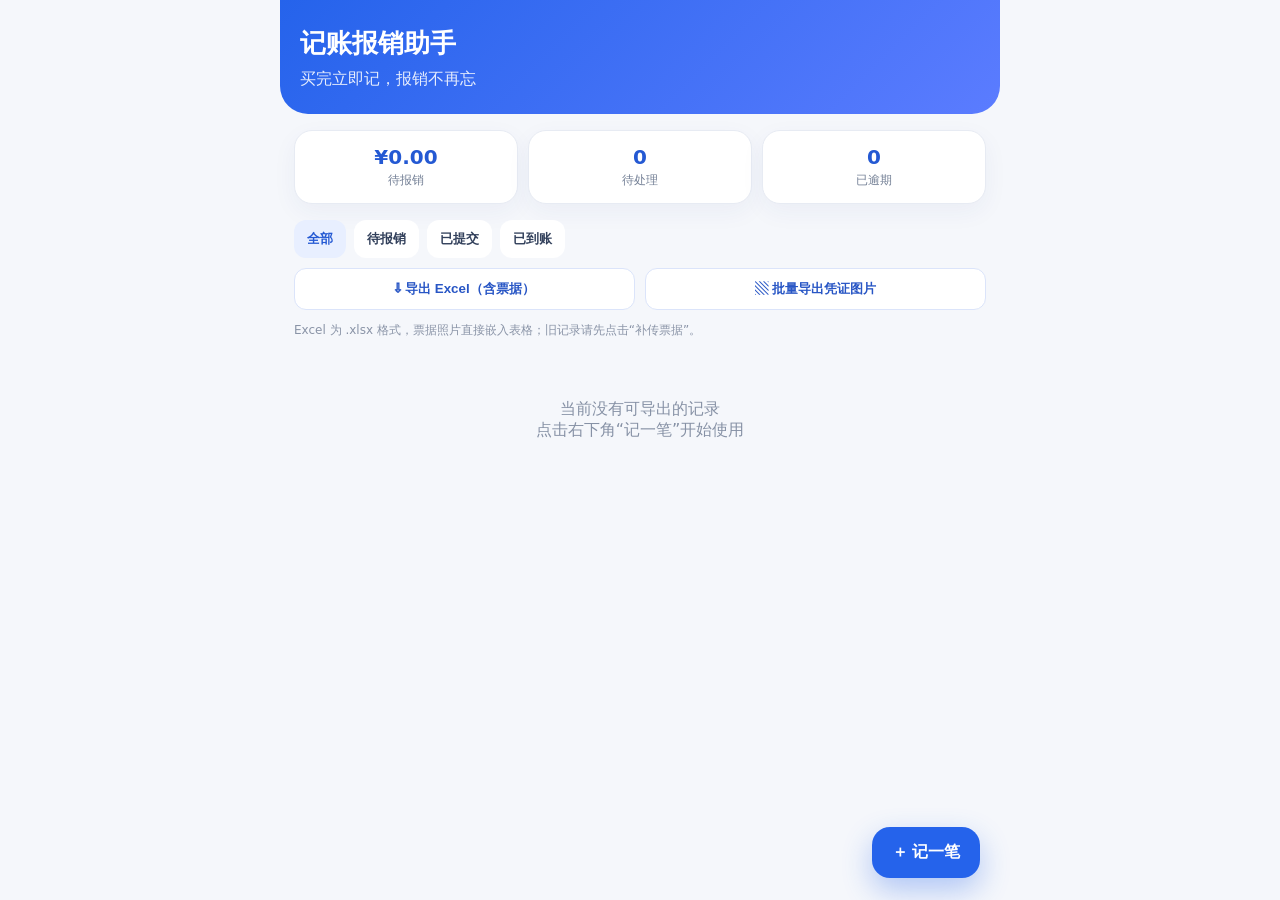
<file: index.html>
<!doctype html>
<html lang="zh-CN">
<head>
  <meta charset="utf-8">
  <meta name="viewport" content="width=device-width,initial-scale=1,viewport-fit=cover">
  <meta name="theme-color" content="#2563eb">
  <title>记账报销助手</title>
  <style>
    *{box-sizing:border-box}body{margin:0;background:#f5f7fb;color:#172033;font-family:"Microsoft YaHei",system-ui,sans-serif}.app{max-width:720px;margin:auto;min-height:100vh;padding-bottom:90px}.hero{padding:26px 20px 24px;background:linear-gradient(135deg,#2563eb,#5b7cff);color:#fff;border-radius:0 0 28px 28px}.hero h1{margin:0 0 8px;font-size:26px}.hero p{margin:0;opacity:.88}.stats{display:grid;grid-template-columns:repeat(3,1fr);gap:10px;margin:16px 14px}.stat,.card{background:#fff;border:1px solid #e7ebf3;border-radius:18px;box-shadow:0 8px 24px #23408b0d}.stat{padding:14px 8px;text-align:center}.stat strong{display:block;font-size:20px;color:#2459d3}.stat span{font-size:12px;color:#748096}.toolbar{display:flex;gap:8px;padding:0 14px 10px;overflow-x:auto}.toolbar button{border:0;border-radius:12px;padding:10px 13px;background:#fff;color:#33415c;font-weight:600;white-space:nowrap}.toolbar .active{background:#e8efff;color:#2459d3}.exportbar{display:grid;grid-template-columns:1fr 1fr;gap:10px;padding:0 14px 12px}.exportbar button{border:1px solid #dbe4fa;border-radius:12px;padding:11px;background:#fff;color:#2856c5;font-weight:700}.exportbar button:disabled{opacity:.55}.list{padding:0 14px;display:grid;gap:12px}.empty{text-align:center;padding:48px 20px;color:#8691a5}.item{padding:16px}.row{display:flex;justify-content:space-between;gap:12px}.item h3{margin:0 0 5px;font-size:17px}.amount{font-size:19px;font-weight:800;color:#172033}.meta{font-size:13px;color:#7b879b;line-height:1.8}.badge{display:inline-block;padding:4px 9px;border-radius:999px;font-size:12px;background:#eef3ff;color:#3563d7}.badge.overdue{background:#ffeded;color:#d83b3b}.receipt-ok{color:#21824c}.receipt-missing{color:#d17a16}.actions{display:grid;grid-template-columns:1fr 1fr;gap:8px;margin-top:13px}.actions button{border:0;border-radius:10px;padding:9px;background:#edf2ff;color:#2856c5}.actions .danger{background:#fff0f0;color:#c33}.actions button:disabled{color:#8a94a7}.fab{position:fixed;right:max(20px,calc((100vw - 720px)/2 + 20px));bottom:22px;border:0;border-radius:18px;padding:15px 20px;background:#2563eb;color:#fff;font-size:16px;font-weight:700;box-shadow:0 12px 30px #2563eb55}.modal{position:fixed;inset:0;background:#11182780;display:none;align-items:flex-end;z-index:10}.modal.show{display:flex}.sheet{width:min(100%,720px);max-height:92vh;overflow:auto;margin:auto;background:#fff;border-radius:24px 24px 0 0;padding:22px 18px 30px}.sheet h2{margin:0 0 18px}.grid{display:grid;grid-template-columns:1fr 1fr;gap:12px}.field{display:grid;gap:6px}.field.full{grid-column:1/-1}.field label{font-size:13px;color:#5d697d}.field input,.field select,.field textarea{width:100%;border:1px solid #dce2ec;border-radius:12px;padding:12px;font:inherit}.field textarea{min-height:72px;resize:vertical}.submit{width:100%;margin-top:18px;border:0;border-radius:13px;padding:14px;background:#2563eb;color:#fff;font-size:16px;font-weight:700}.cancel{width:100%;margin-top:8px;border:0;background:#fff;padding:12px;color:#667085}.hint{padding:0 14px 12px;color:#8a94a7;font-size:12px}@media(max-width:440px){.grid{grid-template-columns:1fr}.field.full{grid-column:auto}.hero{padding-top:22px}.stat strong{font-size:17px}}
  </style>
</head>
<body>
<main class="app">
  <section class="hero"><h1>记账报销助手</h1><p>买完立即记，报销不再忘</p></section>
  <section class="stats">
    <div class="stat"><strong id="pendingMoney">¥0.00</strong><span>待报销</span></div>
    <div class="stat"><strong id="pendingCount">0</strong><span>待处理</span></div>
    <div class="stat"><strong id="overdueCount">0</strong><span>已逾期</span></div>
  </section>
  <nav class="toolbar">
    <button class="filter active" data-filter="all">全部</button><button class="filter" data-filter="待报销">待报销</button><button class="filter" data-filter="已提交">已提交</button><button class="filter" data-filter="已到账">已到账</button>
  </nav>
  <section class="exportbar"><button id="exportTable">⇩ 导出 Excel（含票据）</button><button id="exportAllVouchers">▧ 批量导出凭证图片</button></section>
  <div class="hint">Excel 为 .xlsx 格式，票据照片直接嵌入表格；旧记录请先点击“补传票据”。</div>
  <section class="list" id="list"></section>
  <button class="fab" id="addBtn">＋ 记一笔</button>
</main>
<div class="modal" id="modal"><form class="sheet" id="form">
  <h2>新增报销记录</h2><div class="grid">
    <div class="field full"><label>购买内容 *</label><input name="title" required placeholder="例如：打印纸"></div>
    <div class="field"><label>金额（元）*</label><input name="amount" required type="number" min="0" step="0.01" placeholder="0.00"></div>
    <div class="field"><label>购买日期 *</label><input name="date" required type="date"></div>
    <div class="field"><label>报销截止日期</label><input name="deadline" type="date"></div>
    <div class="field"><label>分类</label><select name="category"><option>办公用品</option><option>差旅</option><option>餐饮</option><option>交通</option><option>其他</option></select></div>
    <div class="field"><label>项目或部门</label><input name="project" placeholder="选填"></div>
    <div class="field"><label>票据照片（拍照或从相册选择）</label><input name="receipt" type="file" accept="image/*"></div>
    <div class="field full"><label>备注</label><textarea name="note" placeholder="发票情况、报销说明等"></textarea></div>
  </div><button class="submit">保存记录</button><button class="cancel" type="button" id="cancelBtn">取消</button>
</form></div>
<script>
const KEY='baoxiao-helper-v1',DB_NAME='baoxiao-helper-files';let records=JSON.parse(localStorage.getItem(KEY)||'[]'),filter='all';
const $=s=>document.querySelector(s),money=n=>'¥'+Number(n).toFixed(2),save=()=>{localStorage.setItem(KEY,JSON.stringify(records));render()};
const currentRecords=()=>records.filter(r=>filter==='all'||r.status===filter);
function overdue(r){return r.status!=='已到账'&&r.deadline&&r.deadline<new Date().toISOString().slice(0,10)}
function render(){const shown=currentRecords();$('#list').innerHTML=shown.length?shown.map(r=>`<article class="card item"><div class="row"><div><h3>${esc(r.title)}</h3><span class="badge ${overdue(r)?'overdue':''}">${overdue(r)?'已逾期':r.status}</span></div><div class="amount">${money(r.amount)}</div></div><div class="meta">${esc(r.category)} · ${esc(r.date)}${r.deadline?' · 截止 '+esc(r.deadline):''}${r.project?' · '+esc(r.project):''}<br><span class="${r.receiptStored?'receipt-ok':'receipt-missing'}">${r.receiptStored?'✓ 票据照片已保存':r.receipt?'⚠ 仅有文件名，请补传照片':'⚠ 尚未上传票据照片'}</span>${r.note?'<br>'+esc(r.note):''}</div><div class="actions">${r.status==='待报销'?`<button onclick="advance('${r.id}')">标记已提交</button>`:r.status==='已提交'?`<button onclick="advance('${r.id}')">确认已到账</button>`:'<button disabled>已完成</button>'}<button onclick="updateReceipt('${r.id}')">${r.receiptStored?'更换票据':'补传票据'}</button><button onclick="exportVoucher('${r.id}')">导出凭证</button><button class="danger" onclick="removeItem('${r.id}')">删除</button></div></article>`).join(''):'<div class="empty">当前没有可导出的记录<br>点击右下角“记一笔”开始使用</div>';const pending=records.filter(r=>r.status!=='已到账');$('#pendingMoney').textContent=money(pending.reduce((s,r)=>s+Number(r.amount),0));$('#pendingCount').textContent=pending.length;$('#overdueCount').textContent=pending.filter(overdue).length}
function esc(v=''){return String(v).replace(/[&<>"']/g,c=>({'&':'&amp;','<':'&lt;','>':'&gt;','"':'&quot;',"'":'&#39;'}[c]))}
function xml(v=''){return String(v).replace(/[&<>"']/g,c=>({'&':'&amp;','<':'&lt;','>':'&gt;','"':'&quot;',"'":'&apos;'}[c]))}
function safeName(v=''){return String(v).replace(/[\\/:*?"<>|\s]+/g,'_').slice(0,30)||'报销'}
function download(blob,name){const a=document.createElement('a');a.href=URL.createObjectURL(blob);a.download=name;document.body.appendChild(a);a.click();a.remove();setTimeout(()=>URL.revokeObjectURL(a.href),1000)}
function openDb(){return new Promise((ok,no)=>{const q=indexedDB.open(DB_NAME,1);q.onupgradeneeded=()=>q.result.createObjectStore('receipts');q.onsuccess=()=>ok(q.result);q.onerror=()=>no(q.error)})}
async function receiptPut(id,value){const db=await openDb();return new Promise((ok,no)=>{const q=db.transaction('receipts','readwrite').objectStore('receipts').put(value,id);q.onsuccess=()=>ok();q.onerror=()=>no(q.error)})}
async function receiptGet(id){const db=await openDb();return new Promise((ok,no)=>{const q=db.transaction('receipts').objectStore('receipts').get(id);q.onsuccess=()=>ok(q.result||null);q.onerror=()=>no(q.error)})}
async function receiptDelete(id){const db=await openDb();return new Promise(ok=>{const q=db.transaction('receipts','readwrite').objectStore('receipts').delete(id);q.onsuccess=q.onerror=()=>ok()})}
function compressPhoto(file){return new Promise((ok,no)=>{const reader=new FileReader();reader.onerror=()=>no(new Error('照片读取失败'));reader.onload=()=>{const img=new Image();img.onerror=()=>no(new Error('照片格式无法识别'));img.onload=()=>{const max=1400,scale=Math.min(1,max/Math.max(img.width,img.height)),c=document.createElement('canvas');c.width=Math.max(1,Math.round(img.width*scale));c.height=Math.max(1,Math.round(img.height*scale));c.getContext('2d').drawImage(img,0,0,c.width,c.height);ok(c.toDataURL('image/jpeg',.8))};img.src=reader.result};reader.readAsDataURL(file)})}
window.updateReceipt=id=>{const input=document.createElement('input');input.type='file';input.accept='image/*';input.onchange=async()=>{const file=input.files[0];if(!file)return;try{const dataUrl=await compressPhoto(file);await receiptPut(id,{dataUrl,name:file.name});const r=records.find(x=>x.id===id);r.receipt=file.name;r.receiptStored=true;save();alert('票据照片已保存，导出 Excel 时会直接显示图片。')}catch(e){alert(e.message||'票据保存失败')}};input.click()};
function wrapText(ctx,text,x,y,maxWidth,lineHeight,maxLines=3){let line='',lines=0;for(const ch of String(text||'—')){if(ctx.measureText(line+ch).width>maxWidth&&line){ctx.fillText(line,x,y+lines*lineHeight);line=ch;if(++lines>=maxLines-1)break}else line+=ch}ctx.fillText(line,x,y+lines*lineHeight)}
window.exportVoucher=id=>{const r=records.find(x=>x.id===id);if(!r)return;const c=document.createElement('canvas');c.width=1200;c.height=1500;const x=c.getContext('2d');x.fillStyle='#f4f7ff';x.fillRect(0,0,c.width,c.height);x.fillStyle='#fff';roundRect(x,70,70,1060,1360,34);x.fill();x.fillStyle='#2563eb';x.fillRect(70,70,1060,18);x.fillStyle='#172033';x.textAlign='center';x.font='bold 58px Microsoft YaHei, sans-serif';x.fillText('报 销 凭 证',600,180);x.font='26px Microsoft YaHei, sans-serif';x.fillStyle='#758097';x.fillText('记账报销助手 · 电子凭证',600,230);x.textAlign='left';x.strokeStyle='#e1e7f0';x.lineWidth=2;x.strokeRect(130,300,940,810);const rows=[['凭证编号',voucherNo(r)],['购买日期',r.date||'—'],['购买内容',r.title||'—'],['报销金额','人民币 '+Number(r.amount).toFixed(2)+' 元'],['费用分类',r.category||'—'],['项目/部门',r.project||'—'],['报销状态',overdue(r)?'已逾期':r.status],['截止日期',r.deadline||'—'],['票据附件',r.receiptStored?'照片已保存':r.receipt||'未记录'],['备注',r.note||'—']];let y=300;rows.forEach((row,i)=>{const h=i===9?150:73;x.fillStyle=i%2?'#fbfcff':'#f5f8ff';x.fillRect(130,y,940,h);x.strokeStyle='#e1e7f0';x.strokeRect(130,y,940,h);x.fillStyle='#647087';x.font='26px Microsoft YaHei, sans-serif';x.fillText(row[0],165,y+46);x.fillStyle=i===3?'#d93f3f':'#172033';x.font=i===3?'bold 30px Microsoft YaHei, sans-serif':'28px Microsoft YaHei, sans-serif';wrapText(x,row[1],360,y+46,670,38,i===9?3:1);y+=h});x.fillStyle='#667085';x.font='24px Microsoft YaHei, sans-serif';x.fillText('经办人签字：________________',150,1205);x.fillText('审核人签字：________________',650,1205);x.fillStyle='#98a1b2';x.font='21px Microsoft YaHei, sans-serif';x.textAlign='center';x.fillText('生成时间：'+new Date().toLocaleString('zh-CN'),600,1340);x.fillText('本凭证由记账报销助手根据登记信息生成，请与原始票据一并使用。',600,1385);c.toBlob(b=>download(b,`报销凭证_${safeName(r.title)}_${r.date||'未填写日期'}.png`),'image/png')};
function roundRect(ctx,x,y,w,h,r){ctx.beginPath();ctx.moveTo(x+r,y);ctx.arcTo(x+w,y,x+w,y+h,r);ctx.arcTo(x+w,y+h,x,y+h,r);ctx.arcTo(x,y+h,x,y,r);ctx.arcTo(x,y,x+w,y,r);ctx.closePath()}
function voucherNo(r){return 'BX-'+String(r.date||'').replaceAll('-','')+'-'+String(r.id).slice(-6)}
function colName(n){let s='';while(n){s=String.fromCharCode(65+(n-1)%26)+s;n=Math.floor((n-1)/26)}return s}
function inlineCell(ref,value,style=3){return `<c r="${ref}" s="${style}" t="inlineStr"><is><t>${xml(value??'')}</t></is></c>`}
function numberCell(ref,value){return `<c r="${ref}" s="2"><v>${Number(value)||0}</v></c>`}
function dataUrlBytes(url){const raw=atob(url.split(',')[1]),out=new Uint8Array(raw.length);for(let i=0;i<raw.length;i++)out[i]=raw.charCodeAt(i);return out}
function buildXlsx(data,receipts){const headers=['序号','凭证编号','购买日期','购买内容','金额（元）','分类','项目/部门','截止日期','状态','备注','票据照片'];const imageRows=[];let rows=`<row r="1" ht="28" customHeight="1">${headers.map((h,i)=>inlineCell(colName(i+1)+'1',h,1)).join('')}</row>`;data.forEach((r,i)=>{const n=i+2,vals=[i+1,voucherNo(r),r.date,r.title,null,r.category,r.project||'',r.deadline||'',overdue(r)?'已逾期':r.status,r.note||'',receipts[i]?.dataUrl?'见右侧图片':r.receipt?'请补传：'+r.receipt:'未上传'];rows+=`<row r="${n}" ht="78" customHeight="1">${vals.map((v,j)=>j===4?numberCell('E'+n,r.amount):inlineCell(colName(j+1)+n,v,j===0?4:3)).join('')}</row>`;if(receipts[i]?.dataUrl)imageRows.push({row:i+1,bytes:dataUrlBytes(receipts[i].dataUrl)})});const hasImages=imageRows.length>0,drawingTag=hasImages?'<drawing r:id="rId1"/>':'';const sheet=`<?xml version="1.0" encoding="UTF-8" standalone="yes"?><worksheet xmlns="http://schemas.openxmlformats.org/spreadsheetml/2006/main" xmlns:r="http://schemas.openxmlformats.org/officeDocument/2006/relationships"><sheetViews><sheetView workbookViewId="0"><pane ySplit="1" topLeftCell="A2" activePane="bottomLeft" state="frozen"/></sheetView></sheetViews><sheetFormatPr defaultRowHeight="18"/><cols><col min="1" max="1" width="8" customWidth="1"/><col min="2" max="2" width="22" customWidth="1"/><col min="3" max="3" width="14" customWidth="1"/><col min="4" max="4" width="24" customWidth="1"/><col min="5" max="5" width="14" customWidth="1"/><col min="6" max="6" width="14" customWidth="1"/><col min="7" max="7" width="18" customWidth="1"/><col min="8" max="8" width="14" customWidth="1"/><col min="9" max="9" width="13" customWidth="1"/><col min="10" max="10" width="28" customWidth="1"/><col min="11" max="11" width="25" customWidth="1"/></cols><sheetData>${rows}</sheetData><autoFilter ref="A1:K${data.length+1}"/>${drawingTag}</worksheet>`;const files=[{name:'[Content_Types].xml',data:`<?xml version="1.0" encoding="UTF-8" standalone="yes"?><Types xmlns="http://schemas.openxmlformats.org/package/2006/content-types"><Default Extension="rels" ContentType="application/vnd.openxmlformats-package.relationships+xml"/><Default Extension="xml" ContentType="application/xml"/><Default Extension="jpeg" ContentType="image/jpeg"/><Override PartName="/xl/workbook.xml" ContentType="application/vnd.openxmlformats-officedocument.spreadsheetml.sheet.main+xml"/><Override PartName="/xl/worksheets/sheet1.xml" ContentType="application/vnd.openxmlformats-officedocument.spreadsheetml.worksheet+xml"/><Override PartName="/xl/styles.xml" ContentType="application/vnd.openxmlformats-officedocument.spreadsheetml.styles+xml"/>${hasImages?'<Override PartName="/xl/drawings/drawing1.xml" ContentType="application/vnd.openxmlformats-officedocument.drawing+xml"/>':''}</Types>`},{name:'_rels/.rels',data:`<?xml version="1.0" encoding="UTF-8" standalone="yes"?><Relationships xmlns="http://schemas.openxmlformats.org/package/2006/relationships"><Relationship Id="rId1" Type="http://schemas.openxmlformats.org/officeDocument/2006/relationships/officeDocument" Target="xl/workbook.xml"/></Relationships>`},{name:'xl/workbook.xml',data:`<?xml version="1.0" encoding="UTF-8" standalone="yes"?><workbook xmlns="http://schemas.openxmlformats.org/spreadsheetml/2006/main" xmlns:r="http://schemas.openxmlformats.org/officeDocument/2006/relationships"><sheets><sheet name="报销清单" sheetId="1" r:id="rId1"/></sheets></workbook>`},{name:'xl/_rels/workbook.xml.rels',data:`<?xml version="1.0" encoding="UTF-8" standalone="yes"?><Relationships xmlns="http://schemas.openxmlformats.org/package/2006/relationships"><Relationship Id="rId1" Type="http://schemas.openxmlformats.org/officeDocument/2006/relationships/worksheet" Target="worksheets/sheet1.xml"/><Relationship Id="rId2" Type="http://schemas.openxmlformats.org/officeDocument/2006/relationships/styles" Target="styles.xml"/></Relationships>`},{name:'xl/styles.xml',data:`<?xml version="1.0" encoding="UTF-8" standalone="yes"?><styleSheet xmlns="http://schemas.openxmlformats.org/spreadsheetml/2006/main"><fonts count="2"><font><sz val="11"/><name val="Microsoft YaHei"/></font><font><b/><color rgb="FFFFFFFF"/><sz val="11"/><name val="Microsoft YaHei"/></font></fonts><fills count="3"><fill><patternFill patternType="none"/></fill><fill><patternFill patternType="gray125"/></fill><fill><patternFill patternType="solid"><fgColor rgb="FF2563EB"/><bgColor indexed="64"/></patternFill></fill></fills><borders count="2"><border/><border><left style="thin"><color rgb="FFD9E1EF"/></left><right style="thin"><color rgb="FFD9E1EF"/></right><top style="thin"><color rgb="FFD9E1EF"/></top><bottom style="thin"><color rgb="FFD9E1EF"/></bottom><diagonal/></border></borders><cellStyleXfs count="1"><xf numFmtId="0" fontId="0" fillId="0" borderId="0"/></cellStyleXfs><cellXfs count="5"><xf numFmtId="0" fontId="0" fillId="0" borderId="0" xfId="0"/><xf numFmtId="0" fontId="1" fillId="2" borderId="1" xfId="0" applyAlignment="1"><alignment horizontal="center" vertical="center"/></xf><xf numFmtId="4" fontId="0" fillId="0" borderId="1" xfId="0" applyNumberFormat="1" applyAlignment="1"><alignment horizontal="right" vertical="center"/></xf><xf numFmtId="0" fontId="0" fillId="0" borderId="1" xfId="0" applyAlignment="1"><alignment vertical="center" wrapText="1"/></xf><xf numFmtId="0" fontId="0" fillId="0" borderId="1" xfId="0" applyAlignment="1"><alignment horizontal="center" vertical="center"/></xf></cellXfs><cellStyles count="1"><cellStyle name="Normal" xfId="0" builtinId="0"/></cellStyles></styleSheet>`},{name:'xl/worksheets/sheet1.xml',data:sheet}];if(hasImages){files.push({name:'xl/worksheets/_rels/sheet1.xml.rels',data:`<?xml version="1.0" encoding="UTF-8" standalone="yes"?><Relationships xmlns="http://schemas.openxmlformats.org/package/2006/relationships"><Relationship Id="rId1" Type="http://schemas.openxmlformats.org/officeDocument/2006/relationships/drawing" Target="../drawings/drawing1.xml"/></Relationships>`});const anchors=imageRows.map((im,i)=>`<xdr:oneCellAnchor><xdr:from><xdr:col>10</xdr:col><xdr:colOff>80000</xdr:colOff><xdr:row>${im.row}</xdr:row><xdr:rowOff>50000</xdr:rowOff></xdr:from><xdr:ext cx="1420000" cy="850000"/><xdr:pic><xdr:nvPicPr><xdr:cNvPr id="${i+2}" name="票据照片${i+1}"/><xdr:cNvPicPr/></xdr:nvPicPr><xdr:blipFill><a:blip r:embed="rId${i+1}"/><a:stretch><a:fillRect/></a:stretch></xdr:blipFill><xdr:spPr><a:xfrm><a:off x="0" y="0"/><a:ext cx="1420000" cy="850000"/></a:xfrm><a:prstGeom prst="rect"><a:avLst/></a:prstGeom></xdr:spPr></xdr:pic><xdr:clientData/></xdr:oneCellAnchor>`).join('');files.push({name:'xl/drawings/drawing1.xml',data:`<?xml version="1.0" encoding="UTF-8" standalone="yes"?><xdr:wsDr xmlns:xdr="http://schemas.openxmlformats.org/drawingml/2006/spreadsheetDrawing" xmlns:a="http://schemas.openxmlformats.org/drawingml/2006/main" xmlns:r="http://schemas.openxmlformats.org/officeDocument/2006/relationships">${anchors}</xdr:wsDr>`},{name:'xl/drawings/_rels/drawing1.xml.rels',data:`<?xml version="1.0" encoding="UTF-8" standalone="yes"?><Relationships xmlns="http://schemas.openxmlformats.org/package/2006/relationships">${imageRows.map((_,i)=>`<Relationship Id="rId${i+1}" Type="http://schemas.openxmlformats.org/officeDocument/2006/relationships/image" Target="../media/image${i+1}.jpeg"/>`).join('')}</Relationships>`});imageRows.forEach((im,i)=>files.push({name:`xl/media/image${i+1}.jpeg`,data:im.bytes}))}return zipStore(files)}
const CRC_TABLE=(()=>{const t=new Uint32Array(256);for(let n=0;n<256;n++){let c=n;for(let k=0;k<8;k++)c=(c&1)?0xedb88320^(c>>>1):c>>>1;t[n]=c>>>0}return t})();
function crc32(a){let c=0xffffffff;for(const b of a)c=CRC_TABLE[(c^b)&255]^(c>>>8);return(c^0xffffffff)>>>0}
function u16(n){const a=new Uint8Array(2);new DataView(a.buffer).setUint16(0,n,true);return a}function u32(n){const a=new Uint8Array(4);new DataView(a.buffer).setUint32(0,n>>>0,true);return a}function join(parts){const n=parts.reduce((s,a)=>s+a.length,0),out=new Uint8Array(n);let p=0;for(const a of parts){out.set(a,p);p+=a.length}return out}
function zipStore(files){const enc=new TextEncoder(),locals=[],centrals=[];let offset=0;for(const f of files){const name=enc.encode(f.name),data=typeof f.data==='string'?enc.encode(f.data):f.data,crc=crc32(data),local=join([u32(0x04034b50),u16(20),u16(0x0800),u16(0),u16(0),u16(0),u32(crc),u32(data.length),u32(data.length),u16(name.length),u16(0),name,data]);locals.push(local);centrals.push(join([u32(0x02014b50),u16(20),u16(20),u16(0x0800),u16(0),u16(0),u16(0),u32(crc),u32(data.length),u32(data.length),u16(name.length),u16(0),u16(0),u16(0),u16(0),u32(0),u32(offset),name]));offset+=local.length}const central=join(centrals),end=join([u32(0x06054b50),u16(0),u16(0),u16(files.length),u16(files.length),u32(central.length),u32(offset),u16(0)]);return join([...locals,central,end])}
$('#exportTable').onclick=async()=>{const data=currentRecords(),btn=$('#exportTable');if(!data.length)return alert('当前没有可以导出的记录');btn.disabled=true;btn.textContent='正在生成 Excel…';try{const receipts=await Promise.all(data.map(r=>receiptGet(r.id).catch(()=>null))),bytes=buildXlsx(data,receipts);download(new Blob([bytes],{type:'application/vnd.openxmlformats-officedocument.spreadsheetml.sheet'}),`记账报销清单_${filter==='all'?'全部':filter}_${new Date().toISOString().slice(0,10)}.xlsx`)}catch(e){console.error(e);alert('Excel 生成失败，请稍后重试。')}finally{btn.disabled=false;btn.textContent='⇩ 导出 Excel（含票据）'}};
$('#exportAllVouchers').onclick=()=>{const data=currentRecords();if(!data.length)return alert('当前没有可以导出的记录');if(data.length>8&&!confirm(`将连续下载 ${data.length} 张凭证图片，是否继续？`))return;data.forEach((r,i)=>setTimeout(()=>exportVoucher(r.id),i*350))};
window.advance=id=>{const r=records.find(x=>x.id===id);r.status=r.status==='待报销'?'已提交':'已到账';save()};window.removeItem=async id=>{if(confirm('确定删除这条记录及其票据照片吗？')){records=records.filter(x=>x.id!==id);await receiptDelete(id);save()}};
$('.fab').onclick=()=>{$('#modal').classList.add('show');$('#form').date.value=new Date().toISOString().slice(0,10)};$('#cancelBtn').onclick=()=>$('#modal').classList.remove('show');document.querySelectorAll('.filter').forEach(b=>b.onclick=()=>{document.querySelectorAll('.filter').forEach(x=>x.classList.remove('active'));b.classList.add('active');filter=b.dataset.filter;render()});
$('#form').onsubmit=async e=>{e.preventDefault();const f=new FormData(e.target),file=f.get('receipt'),id=Date.now().toString(),record={id,title:f.get('title'),amount:f.get('amount'),date:f.get('date'),deadline:f.get('deadline'),category:f.get('category'),project:f.get('project'),note:f.get('note'),receipt:file&&file.name?file.name:'',receiptStored:false,status:'待报销'};try{if(file&&file.size){const dataUrl=await compressPhoto(file);await receiptPut(id,{dataUrl,name:file.name});record.receiptStored=true}records.unshift(record);e.target.reset();$('#modal').classList.remove('show');save()}catch(err){alert(err.message||'票据照片保存失败，请重新选择')}};render();
</script>
</body>
</html>
</file>
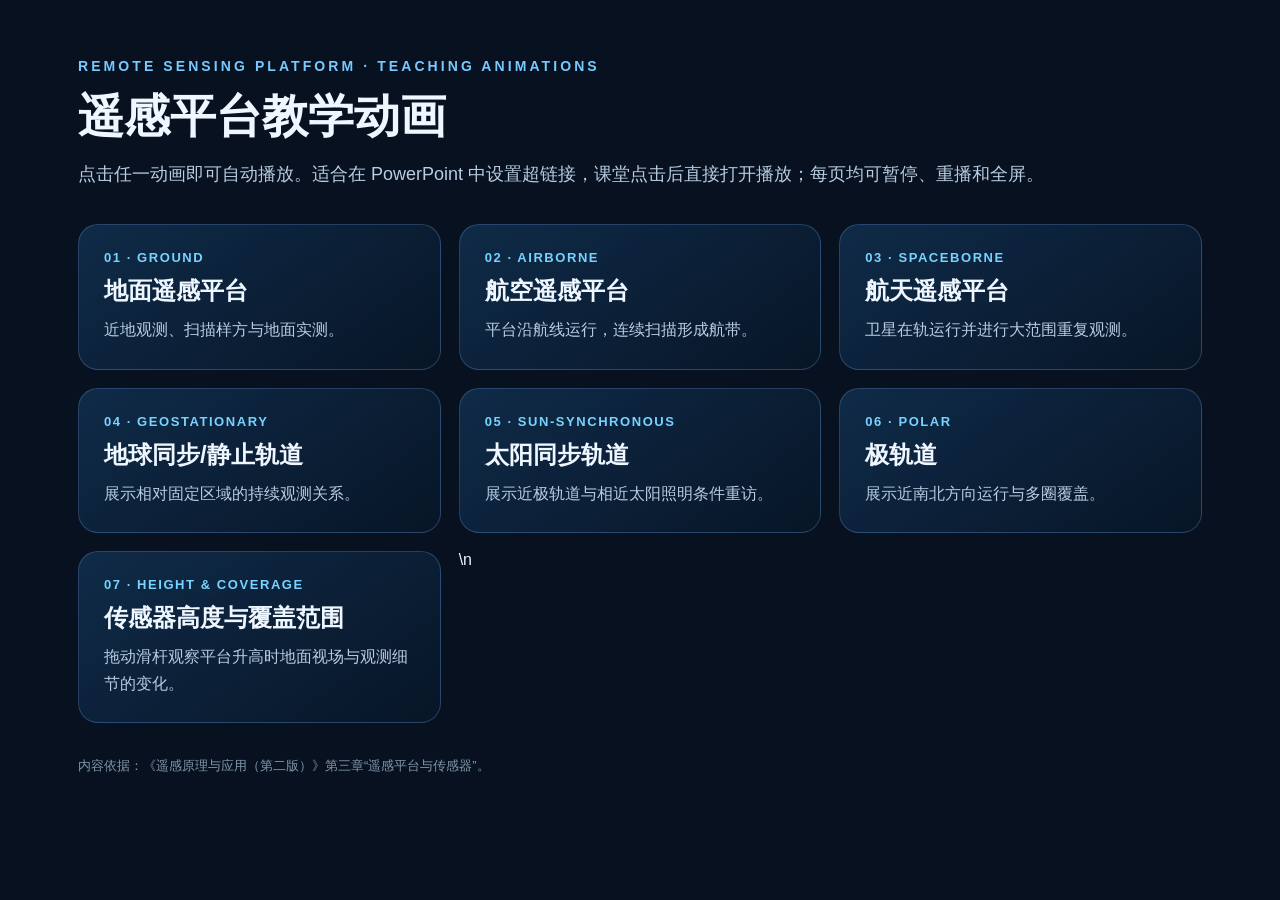
<file: remote-sensing-platform-guide/animations/index.html>
<!doctype html><html lang="zh-CN"><head><meta charset="utf-8"><meta name="viewport" content="width=device-width,initial-scale=1"><title>遥感平台教学动画</title><style>
*{box-sizing:border-box}body{margin:0;background:#07111f;color:#eef6ff;font-family:"Microsoft YaHei","PingFang SC",sans-serif;min-height:100vh}.wrap{max-width:1180px;margin:auto;padding:58px 28px}.k{letter-spacing:.22em;color:#78c9ff;font-weight:700;font-size:14px}h1{font-size:46px;margin:12px 0 10px}.lead{color:#b8cce2;font-size:18px;line-height:1.8}.grid{display:grid;grid-template-columns:repeat(auto-fit,minmax(300px,1fr));gap:18px;margin-top:34px}.card{display:block;padding:25px;border:1px solid rgba(126,180,255,.25);border-radius:20px;background:linear-gradient(145deg,rgba(19,52,87,.74),rgba(8,23,41,.82));color:#eef6ff;text-decoration:none;transition:.2s}.card:hover{transform:translateY(-4px);border-color:#67c5ff;box-shadow:0 14px 50px rgba(0,0,0,.22)}.n{color:#77d3ff;font-size:13px;font-weight:700;letter-spacing:.12em}.t{font-size:24px;font-weight:800;margin:10px 0}.d{color:#b8cce2;line-height:1.65}.foot{margin-top:34px;color:#8198ad;font-size:13px}</style></head><body><div class="wrap"><div class="k">REMOTE SENSING PLATFORM · TEACHING ANIMATIONS</div><h1>遥感平台教学动画</h1><div class="lead">点击任一动画即可自动播放。适合在 PowerPoint 中设置超链接，课堂点击后直接打开播放；每页均可暂停、重播和全屏。</div><div class="grid">
<a class="card" href="ground.html"><div class="n">01 · GROUND</div><div class="t">地面遥感平台</div><div class="d">近地观测、扫描样方与地面实测。</div></a>
<a class="card" href="airborne.html"><div class="n">02 · AIRBORNE</div><div class="t">航空遥感平台</div><div class="d">平台沿航线运行，连续扫描形成航带。</div></a>
<a class="card" href="spaceborne.html"><div class="n">03 · SPACEBORNE</div><div class="t">航天遥感平台</div><div class="d">卫星在轨运行并进行大范围重复观测。</div></a>
<a class="card" href="geostationary.html"><div class="n">04 · GEOSTATIONARY</div><div class="t">地球同步/静止轨道</div><div class="d">展示相对固定区域的持续观测关系。</div></a>
<a class="card" href="sun-synchronous.html"><div class="n">05 · SUN-SYNCHRONOUS</div><div class="t">太阳同步轨道</div><div class="d">展示近极轨道与相近太阳照明条件重访。</div></a>
<a class="card" href="polar.html"><div class="n">06 · POLAR</div><div class="t">极轨道</div><div class="d">展示近南北方向运行与多圈覆盖。</div></a>
<a class="card" href="height-coverage.html"><div class="n">07 · HEIGHT & COVERAGE</div><div class="t">传感器高度与覆盖范围</div><div class="d">拖动滑杆观察平台升高时地面视场与观测细节的变化。</div></a>\n</div><div class="foot">内容依据：《遥感原理与应用（第二版）》第三章“遥感平台与传感器”。</div></div></body></html>
</file>
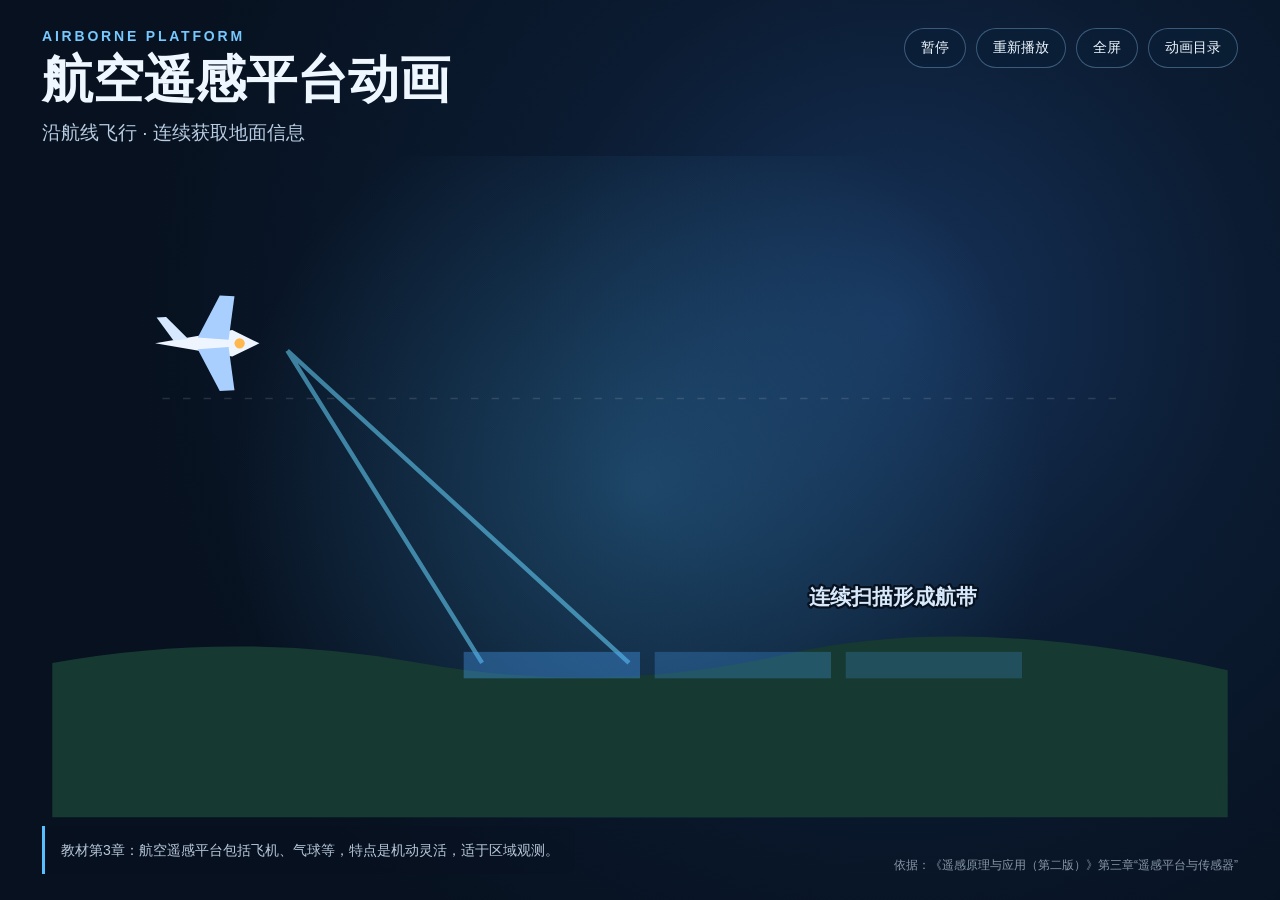
<file: remote-sensing-platform-guide/animations/airborne.html>
<!doctype html>
<html lang="zh-CN">
<head>
<meta charset="utf-8"/>
<meta name="viewport" content="width=device-width,initial-scale=1"/>
<title>航空遥感平台动画</title>
<style>
*{box-sizing:border-box} html,body{margin:0;width:100%;height:100%;overflow:hidden;background:#07111f;color:#eef6ff;font-family:"Microsoft YaHei","PingFang SC","Noto Sans CJK SC",Arial,sans-serif}
body{background:radial-gradient(circle at 70% 35%,#163259 0,#0b1b31 34%,#07111f 72%)} 
.stage{position:relative;width:100vw;height:100vh;min-height:560px;display:grid;grid-template-rows:auto 1fr auto}
.header{z-index:10;padding:28px 42px 10px;display:flex;justify-content:space-between;gap:24px;align-items:flex-start}
.kicker{font-size:14px;letter-spacing:.2em;color:#76c9ff;font-weight:700;margin-bottom:8px}
h1{font-size:clamp(30px,4vw,58px);line-height:1.1;margin:0;font-weight:800}
.sub{margin-top:12px;color:#b8cce2;font-size:clamp(15px,1.5vw,21px)}
.controls{display:flex;gap:10px;flex-wrap:wrap;justify-content:flex-end}
button,a.btn{border:1px solid rgba(150,205,255,.35);background:rgba(10,31,55,.72);color:#eef6ff;border-radius:999px;padding:10px 16px;font-size:14px;cursor:pointer;text-decoration:none;backdrop-filter:blur(8px)}
button:hover,a.btn:hover{background:rgba(35,77,120,.72)}
.visual{position:relative;min-height:0}
svg{width:100%;height:100%;display:block}
.footer{z-index:10;padding:8px 42px 26px;display:flex;justify-content:space-between;align-items:end;gap:28px;color:#b9c9da}
.fact{max-width:920px;font-size:14px;line-height:1.75;padding:12px 16px;border-left:3px solid #58bfff;background:rgba(7,17,31,.45);border-radius:0 10px 10px 0}
.source{font-size:12px;opacity:.72;text-align:right;white-space:nowrap}
.scene-label{fill:#d7e9fb;font-size:28px;font-weight:700;paint-order:stroke;stroke:#07111f;stroke-width:6px;stroke-linejoin:round}
.earth-img{transform-origin:800px 485px;animation:earthRotate 18s linear infinite}
.sensor{filter:drop-shadow(0 0 12px rgba(104,214,255,.3))}
.ground-beam{transform-origin:360px 420px;animation:groundSweep 4s ease-in-out infinite alternate}
.scan-spot{animation:spotMove 4s ease-in-out infinite alternate;filter:drop-shadow(0 0 12px #7cf7c1)}
.samples circle{animation:pulse 2.5s ease-in-out infinite}
.mover-air{animation:airMove 9s linear infinite}
.air-beam{animation:airBeam 9s linear infinite}
.swath{animation:swathPulse 3s ease-in-out infinite}
.orbit-space{transform-origin:800px 485px;animation:orbitSpace 11s linear infinite}
.space-beam,.earth-spot{animation:beamPulse 1.8s ease-in-out infinite}
.fixed-spot{animation:pulse 2s ease-in-out infinite}
.orbit-sun{transform-origin:800px 485px;animation:orbitSun 8s linear infinite}
.orbit-polar{transform-origin:800px 485px;animation:orbitPolar 7s linear infinite}
.coverage{animation:coverageShift 6s ease-in-out infinite alternate}
.sun{filter:drop-shadow(0 0 35px rgba(255,200,90,.65));animation:sunPulse 3s ease-in-out infinite}
@keyframes earthRotate{from{transform:rotate(0deg)}to{transform:rotate(360deg)}}
@keyframes groundSweep{from{transform:rotate(-10deg)}to{transform:rotate(16deg)}}
@keyframes spotMove{from{transform:translateX(-90px)}to{transform:translateX(150px)}}
@keyframes pulse{0%,100%{opacity:.45;transform:scale(.92)}50%{opacity:1;transform:scale(1.08)}}
@keyframes airMove{0%{transform:translate(110px,255px)}100%{transform:translate(1390px,255px)}}
@keyframes airBeam{0%{transform:translateX(0);opacity:.2}20%{opacity:.6}80%{opacity:.6}100%{transform:translateX(1070px);opacity:.2}}
@keyframes swathPulse{0%,100%{opacity:.12}50%{opacity:.42}}
@keyframes orbitSpace{from{transform:rotate(0deg)}to{transform:rotate(360deg)}}
@keyframes beamPulse{0%,100%{opacity:.28}50%{opacity:.85}}
@keyframes orbitSun{from{transform:rotate(0deg)}to{transform:rotate(360deg)}}
@keyframes orbitPolar{from{transform:rotate(0deg)}to{transform:rotate(360deg)}}
@keyframes coverageShift{from{transform:translateX(-35px);opacity:.55}to{transform:translateX(35px);opacity:1}}
@keyframes sunPulse{0%,100%{opacity:.85}50%{opacity:1}}
body.paused *,body.paused *::before,body.paused *::after{animation-play-state:paused!important}
@media(max-width:800px){.header{padding:20px 20px 6px}.footer{padding:6px 20px 18px;display:block}.source{text-align:left;margin-top:8px}.controls{position:absolute;right:18px;top:18px}.controls .text{display:none}}
</style>
</head>
<body>
<div class="stage">
  <header class="header">
    <div><div class="kicker">AIRBORNE PLATFORM</div><h1>航空遥感平台动画</h1><div class="sub">沿航线飞行 · 连续获取地面信息</div></div>
    <div class="controls">
      <button id="toggle">暂停</button>
      <button id="restart">重新播放</button>
      <button id="full">全屏</button>
      <a class="btn text" href="./">动画目录</a>
    </div>
  </header>
  <main class="visual">
    <svg viewBox="0 0 1600 900" preserveAspectRatio="xMidYMid meet" aria-label="航空遥感平台动画">
      <defs>
        <linearGradient id="beamGrad" x1="0" x2="1"><stop offset="0" stop-color="#68d6ff"/><stop offset="1" stop-color="#7cf7c1"/></linearGradient>
        <radialGradient id="glow"><stop offset="0" stop-color="#4fbfff" stop-opacity=".25"/><stop offset="1" stop-color="#4fbfff" stop-opacity="0"/></radialGradient>
      </defs>
      <circle cx="800" cy="450" r="560" fill="url(#glow)"/>
      
    <g>
      <path d="M0 690 Q250 645 500 690 T1000 678 T1600 700 L1600 900 L0 900 Z" fill="#163a32"/>
      <g class="plane mover-air" transform="translate(140 255)">
        <path d="M0 0 L105 -18 L142 0 L105 18 L0 0 Z" fill="#eef5ff"/>
        <path d="M58 -8 L88 -65 L108 -64 L100 -5 Z" fill="#a9cfff"/>
        <path d="M58 8 L88 65 L108 64 L100 5 Z" fill="#a9cfff"/>
        <path d="M25 -4 L2 -35 L15 -36 L45 -6 Z" fill="#d5e8ff"/>
        <circle cx="115" cy="0" r="7" fill="#ffb84d"/>
      </g>
      <path class="beam air-beam" d="M320 265 L585 690 M320 265 L785 690" stroke="#68d6ff" stroke-width="6" opacity=".55"/>
      <rect class="swath swath1" x="560" y="675" width="240" height="36" fill="#4aa6ff" opacity=".35"/>
      <rect class="swath swath2" x="820" y="675" width="240" height="36" fill="#4aa6ff" opacity=".25"/>
      <rect class="swath swath3" x="1080" y="675" width="240" height="36" fill="#4aa6ff" opacity=".2"/>
      <path d="M150 330 H1450" stroke="rgba(255,255,255,.12)" stroke-width="2" stroke-dasharray="10 18"/>
      <text x="1030" y="610" class="scene-label">连续扫描形成航带</text>
    </g>
    </svg>
  </main>
  <footer class="footer"><div class="fact">教材第3章：航空遥感平台包括飞机、气球等，特点是机动灵活，适于区域观测。</div><div class="source">依据：《遥感原理与应用（第二版）》第三章“遥感平台与传感器”</div></footer>
</div>
<script>
const b=document.body,t=document.getElementById('toggle');
t.onclick=()=>{b.classList.toggle('paused');t.textContent=b.classList.contains('paused')?'播放':'暂停'};
document.getElementById('restart').onclick=()=>{document.querySelector('.visual').style.display='none';void document.body.offsetHeight;document.querySelector('.visual').style.display='block';b.classList.remove('paused');t.textContent='暂停'};
document.getElementById('full').onclick=()=>{if(!document.fullscreenElement)document.documentElement.requestFullscreen?.();else document.exitFullscreen?.()};
document.addEventListener('keydown',e=>{if(e.code==='Space'){e.preventDefault();t.click()}if(e.key.toLowerCase()==='f')document.getElementById('full').click()});
</script>
</body></html>
</file>
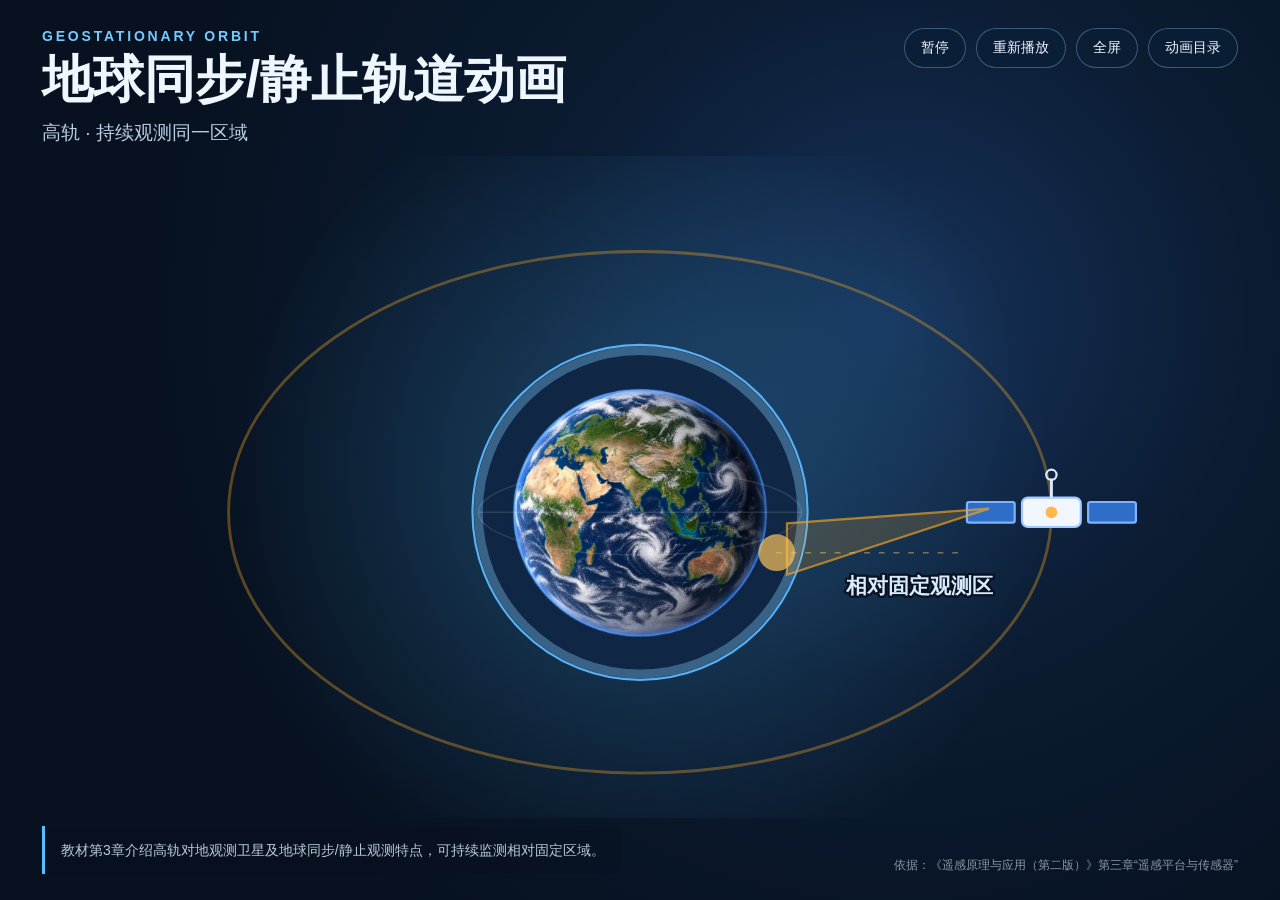
<file: remote-sensing-platform-guide/animations/geostationary.html>
<!doctype html>
<html lang="zh-CN">
<head>
<meta charset="utf-8"/>
<meta name="viewport" content="width=device-width,initial-scale=1"/>
<title>地球同步/静止轨道动画</title>
<style>
*{box-sizing:border-box} html,body{margin:0;width:100%;height:100%;overflow:hidden;background:#07111f;color:#eef6ff;font-family:"Microsoft YaHei","PingFang SC","Noto Sans CJK SC",Arial,sans-serif}
body{background:radial-gradient(circle at 70% 35%,#163259 0,#0b1b31 34%,#07111f 72%)} 
.stage{position:relative;width:100vw;height:100vh;min-height:560px;display:grid;grid-template-rows:auto 1fr auto}
.header{z-index:10;padding:28px 42px 10px;display:flex;justify-content:space-between;gap:24px;align-items:flex-start}
.kicker{font-size:14px;letter-spacing:.2em;color:#76c9ff;font-weight:700;margin-bottom:8px}
h1{font-size:clamp(30px,4vw,58px);line-height:1.1;margin:0;font-weight:800}
.sub{margin-top:12px;color:#b8cce2;font-size:clamp(15px,1.5vw,21px)}
.controls{display:flex;gap:10px;flex-wrap:wrap;justify-content:flex-end}
button,a.btn{border:1px solid rgba(150,205,255,.35);background:rgba(10,31,55,.72);color:#eef6ff;border-radius:999px;padding:10px 16px;font-size:14px;cursor:pointer;text-decoration:none;backdrop-filter:blur(8px)}
button:hover,a.btn:hover{background:rgba(35,77,120,.72)}
.visual{position:relative;min-height:0}
svg{width:100%;height:100%;display:block}
.footer{z-index:10;padding:8px 42px 26px;display:flex;justify-content:space-between;align-items:end;gap:28px;color:#b9c9da}
.fact{max-width:920px;font-size:14px;line-height:1.75;padding:12px 16px;border-left:3px solid #58bfff;background:rgba(7,17,31,.45);border-radius:0 10px 10px 0}
.source{font-size:12px;opacity:.72;text-align:right;white-space:nowrap}
.scene-label{fill:#d7e9fb;font-size:28px;font-weight:700;paint-order:stroke;stroke:#07111f;stroke-width:6px;stroke-linejoin:round}
.earth-img{transform-origin:800px 485px;animation:earthRotate 18s linear infinite}
.sensor{filter:drop-shadow(0 0 12px rgba(104,214,255,.3))}
.ground-beam{transform-origin:360px 420px;animation:groundSweep 4s ease-in-out infinite alternate}
.scan-spot{animation:spotMove 4s ease-in-out infinite alternate;filter:drop-shadow(0 0 12px #7cf7c1)}
.samples circle{animation:pulse 2.5s ease-in-out infinite}
.mover-air{animation:airMove 9s linear infinite}
.air-beam{animation:airBeam 9s linear infinite}
.swath{animation:swathPulse 3s ease-in-out infinite}
.orbit-space{transform-origin:800px 485px;animation:orbitSpace 11s linear infinite}
.space-beam,.earth-spot{animation:beamPulse 1.8s ease-in-out infinite}
.fixed-spot{animation:pulse 2s ease-in-out infinite}
.orbit-sun{transform-origin:800px 485px;animation:orbitSun 8s linear infinite}
.orbit-polar{transform-origin:800px 485px;animation:orbitPolar 7s linear infinite}
.coverage{animation:coverageShift 6s ease-in-out infinite alternate}
.sun{filter:drop-shadow(0 0 35px rgba(255,200,90,.65));animation:sunPulse 3s ease-in-out infinite}
@keyframes earthRotate{from{transform:rotate(0deg)}to{transform:rotate(360deg)}}
@keyframes groundSweep{from{transform:rotate(-10deg)}to{transform:rotate(16deg)}}
@keyframes spotMove{from{transform:translateX(-90px)}to{transform:translateX(150px)}}
@keyframes pulse{0%,100%{opacity:.45;transform:scale(.92)}50%{opacity:1;transform:scale(1.08)}}
@keyframes airMove{0%{transform:translate(110px,255px)}100%{transform:translate(1390px,255px)}}
@keyframes airBeam{0%{transform:translateX(0);opacity:.2}20%{opacity:.6}80%{opacity:.6}100%{transform:translateX(1070px);opacity:.2}}
@keyframes swathPulse{0%,100%{opacity:.12}50%{opacity:.42}}
@keyframes orbitSpace{from{transform:rotate(0deg)}to{transform:rotate(360deg)}}
@keyframes beamPulse{0%,100%{opacity:.28}50%{opacity:.85}}
@keyframes orbitSun{from{transform:rotate(0deg)}to{transform:rotate(360deg)}}
@keyframes orbitPolar{from{transform:rotate(0deg)}to{transform:rotate(360deg)}}
@keyframes coverageShift{from{transform:translateX(-35px);opacity:.55}to{transform:translateX(35px);opacity:1}}
@keyframes sunPulse{0%,100%{opacity:.85}50%{opacity:1}}
body.paused *,body.paused *::before,body.paused *::after{animation-play-state:paused!important}
@media(max-width:800px){.header{padding:20px 20px 6px}.footer{padding:6px 20px 18px;display:block}.source{text-align:left;margin-top:8px}.controls{position:absolute;right:18px;top:18px}.controls .text{display:none}}
</style>
</head>
<body>
<div class="stage">
  <header class="header">
    <div><div class="kicker">GEOSTATIONARY ORBIT</div><h1>地球同步/静止轨道动画</h1><div class="sub">高轨 · 持续观测同一区域</div></div>
    <div class="controls">
      <button id="toggle">暂停</button>
      <button id="restart">重新播放</button>
      <button id="full">全屏</button>
      <a class="btn text" href="./">动画目录</a>
    </div>
  </header>
  <main class="visual">
    <svg viewBox="0 0 1600 900" preserveAspectRatio="xMidYMid meet" aria-label="地球同步/静止轨道动画">
      <defs>
        <linearGradient id="beamGrad" x1="0" x2="1"><stop offset="0" stop-color="#68d6ff"/><stop offset="1" stop-color="#7cf7c1"/></linearGradient>
        <radialGradient id="glow"><stop offset="0" stop-color="#4fbfff" stop-opacity=".25"/><stop offset="1" stop-color="#4fbfff" stop-opacity="0"/></radialGradient>
      </defs>
      <circle cx="800" cy="450" r="560" fill="url(#glow)"/>
      
    <g>
    <defs><clipPath id="earthClip"><circle cx="800" cy="485" r="220"/></clipPath></defs>
    <circle cx="800" cy="485" r="228" fill="#102645" stroke="#5cb8ff" stroke-width="3" opacity=".95"/>
    <image href="../remote-sensing/earth-blue-marble-real.webp" x="575" y="260" width="450" height="450" preserveAspectRatio="xMidYMid slice" clip-path="url(#earthClip)" class="earth-img"/>
    <circle cx="800" cy="485" r="220" fill="none" stroke="rgba(135,211,255,.35)" stroke-width="12"/>
    <ellipse cx="800" cy="485" rx="220" ry="58" fill="none" stroke="rgba(255,255,255,.12)" stroke-width="2"/>
    <path d="M580 485 H1020" stroke="rgba(255,255,255,.12)" stroke-width="2"/>
      <ellipse cx="800" cy="485" rx="560" ry="355" fill="none" stroke="rgba(245,166,35,.35)" stroke-width="4"/>
      <g transform="translate(1360 485)">
    <g class="satellite">
      <rect x="-40" y="-20" width="80" height="40" rx="8" fill="#f2f6ff" stroke="#9ec8ff" stroke-width="3"/>
      <rect x="-115" y="-14" width="65" height="28" rx="3" fill="#2f6ec8" stroke="#7eb4ff" stroke-width="3"/>
      <rect x="50" y="-14" width="65" height="28" rx="3" fill="#2f6ec8" stroke="#7eb4ff" stroke-width="3"/>
      <circle cx="0" cy="0" r="8" fill="#ffb84d"/>
      <path d="M0,-20 L0,-46" stroke="#dcecff" stroke-width="4"/>
      <circle cx="0" cy="-51" r="7" fill="none" stroke="#dcecff" stroke-width="3"/>
    </g></g>
      <path d="M1275 480 L1000 500 L1000 570 Z" fill="rgba(245,166,35,.18)" stroke="rgba(245,166,35,.65)" stroke-width="3"/>
      <circle cx="986" cy="540" r="25" fill="#ffc85a" opacity=".68" class="fixed-spot"/>
      <path d="M985 540 L1240 540" stroke="rgba(255,200,90,.45)" stroke-width="2" stroke-dasharray="8 12"/>
      <text x="1080" y="595" class="scene-label">相对固定观测区</text>
    </g>
    </svg>
  </main>
  <footer class="footer"><div class="fact">教材第3章介绍高轨对地观测卫星及地球同步/静止观测特点，可持续监测相对固定区域。</div><div class="source">依据：《遥感原理与应用（第二版）》第三章“遥感平台与传感器”</div></footer>
</div>
<script>
const b=document.body,t=document.getElementById('toggle');
t.onclick=()=>{b.classList.toggle('paused');t.textContent=b.classList.contains('paused')?'播放':'暂停'};
document.getElementById('restart').onclick=()=>{document.querySelector('.visual').style.display='none';void document.body.offsetHeight;document.querySelector('.visual').style.display='block';b.classList.remove('paused');t.textContent='暂停'};
document.getElementById('full').onclick=()=>{if(!document.fullscreenElement)document.documentElement.requestFullscreen?.();else document.exitFullscreen?.()};
document.addEventListener('keydown',e=>{if(e.code==='Space'){e.preventDefault();t.click()}if(e.key.toLowerCase()==='f')document.getElementById('full').click()});
</script>
</body></html>
</file>
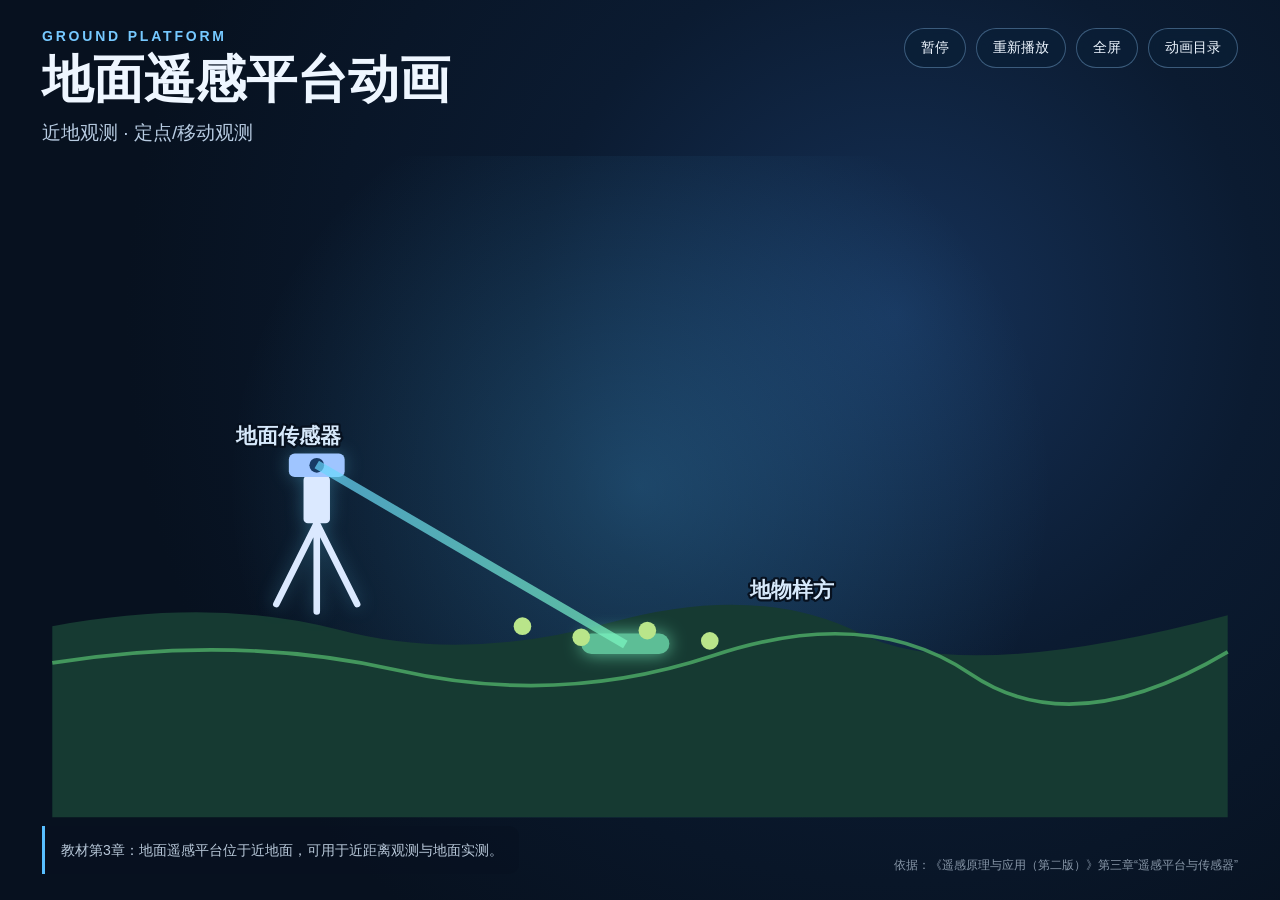
<file: remote-sensing-platform-guide/animations/ground.html>
<!doctype html>
<html lang="zh-CN">
<head>
<meta charset="utf-8"/>
<meta name="viewport" content="width=device-width,initial-scale=1"/>
<title>地面遥感平台动画</title>
<style>
*{box-sizing:border-box} html,body{margin:0;width:100%;height:100%;overflow:hidden;background:#07111f;color:#eef6ff;font-family:"Microsoft YaHei","PingFang SC","Noto Sans CJK SC",Arial,sans-serif}
body{background:radial-gradient(circle at 70% 35%,#163259 0,#0b1b31 34%,#07111f 72%)} 
.stage{position:relative;width:100vw;height:100vh;min-height:560px;display:grid;grid-template-rows:auto 1fr auto}
.header{z-index:10;padding:28px 42px 10px;display:flex;justify-content:space-between;gap:24px;align-items:flex-start}
.kicker{font-size:14px;letter-spacing:.2em;color:#76c9ff;font-weight:700;margin-bottom:8px}
h1{font-size:clamp(30px,4vw,58px);line-height:1.1;margin:0;font-weight:800}
.sub{margin-top:12px;color:#b8cce2;font-size:clamp(15px,1.5vw,21px)}
.controls{display:flex;gap:10px;flex-wrap:wrap;justify-content:flex-end}
button,a.btn{border:1px solid rgba(150,205,255,.35);background:rgba(10,31,55,.72);color:#eef6ff;border-radius:999px;padding:10px 16px;font-size:14px;cursor:pointer;text-decoration:none;backdrop-filter:blur(8px)}
button:hover,a.btn:hover{background:rgba(35,77,120,.72)}
.visual{position:relative;min-height:0}
svg{width:100%;height:100%;display:block}
.footer{z-index:10;padding:8px 42px 26px;display:flex;justify-content:space-between;align-items:end;gap:28px;color:#b9c9da}
.fact{max-width:920px;font-size:14px;line-height:1.75;padding:12px 16px;border-left:3px solid #58bfff;background:rgba(7,17,31,.45);border-radius:0 10px 10px 0}
.source{font-size:12px;opacity:.72;text-align:right;white-space:nowrap}
.scene-label{fill:#d7e9fb;font-size:28px;font-weight:700;paint-order:stroke;stroke:#07111f;stroke-width:6px;stroke-linejoin:round}
.earth-img{transform-origin:800px 485px;animation:earthRotate 18s linear infinite}
.sensor{filter:drop-shadow(0 0 12px rgba(104,214,255,.3))}
.ground-beam{transform-origin:360px 420px;animation:groundSweep 4s ease-in-out infinite alternate}
.scan-spot{animation:spotMove 4s ease-in-out infinite alternate;filter:drop-shadow(0 0 12px #7cf7c1)}
.samples circle{animation:pulse 2.5s ease-in-out infinite}
.mover-air{animation:airMove 9s linear infinite}
.air-beam{animation:airBeam 9s linear infinite}
.swath{animation:swathPulse 3s ease-in-out infinite}
.orbit-space{transform-origin:800px 485px;animation:orbitSpace 11s linear infinite}
.space-beam,.earth-spot{animation:beamPulse 1.8s ease-in-out infinite}
.fixed-spot{animation:pulse 2s ease-in-out infinite}
.orbit-sun{transform-origin:800px 485px;animation:orbitSun 8s linear infinite}
.orbit-polar{transform-origin:800px 485px;animation:orbitPolar 7s linear infinite}
.coverage{animation:coverageShift 6s ease-in-out infinite alternate}
.sun{filter:drop-shadow(0 0 35px rgba(255,200,90,.65));animation:sunPulse 3s ease-in-out infinite}
@keyframes earthRotate{from{transform:rotate(0deg)}to{transform:rotate(360deg)}}
@keyframes groundSweep{from{transform:rotate(-10deg)}to{transform:rotate(16deg)}}
@keyframes spotMove{from{transform:translateX(-90px)}to{transform:translateX(150px)}}
@keyframes pulse{0%,100%{opacity:.45;transform:scale(.92)}50%{opacity:1;transform:scale(1.08)}}
@keyframes airMove{0%{transform:translate(110px,255px)}100%{transform:translate(1390px,255px)}}
@keyframes airBeam{0%{transform:translateX(0);opacity:.2}20%{opacity:.6}80%{opacity:.6}100%{transform:translateX(1070px);opacity:.2}}
@keyframes swathPulse{0%,100%{opacity:.12}50%{opacity:.42}}
@keyframes orbitSpace{from{transform:rotate(0deg)}to{transform:rotate(360deg)}}
@keyframes beamPulse{0%,100%{opacity:.28}50%{opacity:.85}}
@keyframes orbitSun{from{transform:rotate(0deg)}to{transform:rotate(360deg)}}
@keyframes orbitPolar{from{transform:rotate(0deg)}to{transform:rotate(360deg)}}
@keyframes coverageShift{from{transform:translateX(-35px);opacity:.55}to{transform:translateX(35px);opacity:1}}
@keyframes sunPulse{0%,100%{opacity:.85}50%{opacity:1}}
body.paused *,body.paused *::before,body.paused *::after{animation-play-state:paused!important}
@media(max-width:800px){.header{padding:20px 20px 6px}.footer{padding:6px 20px 18px;display:block}.source{text-align:left;margin-top:8px}.controls{position:absolute;right:18px;top:18px}.controls .text{display:none}}
</style>
</head>
<body>
<div class="stage">
  <header class="header">
    <div><div class="kicker">GROUND PLATFORM</div><h1>地面遥感平台动画</h1><div class="sub">近地观测 · 定点/移动观测</div></div>
    <div class="controls">
      <button id="toggle">暂停</button>
      <button id="restart">重新播放</button>
      <button id="full">全屏</button>
      <a class="btn text" href="./">动画目录</a>
    </div>
  </header>
  <main class="visual">
    <svg viewBox="0 0 1600 900" preserveAspectRatio="xMidYMid meet" aria-label="地面遥感平台动画">
      <defs>
        <linearGradient id="beamGrad" x1="0" x2="1"><stop offset="0" stop-color="#68d6ff"/><stop offset="1" stop-color="#7cf7c1"/></linearGradient>
        <radialGradient id="glow"><stop offset="0" stop-color="#4fbfff" stop-opacity=".25"/><stop offset="1" stop-color="#4fbfff" stop-opacity="0"/></radialGradient>
      </defs>
      <circle cx="800" cy="450" r="560" fill="url(#glow)"/>
      
    <g>
      <path d="M0 640 Q220 600 390 645 T760 635 T1100 650 T1600 625 L1600 900 L0 900 Z" fill="#163a32"/>
      <path d="M0 690 Q250 650 470 700 T900 680 T1250 705 T1600 675" fill="none" stroke="#4fae68" stroke-width="5" opacity=".8"/>
      <g class="sensor" transform="translate(360 520)">
        <rect x="-18" y="-85" width="36" height="65" rx="6" fill="#dbe9ff"/>
        <rect x="-38" y="-115" width="76" height="32" rx="8" fill="#9fc5ff"/>
        <circle cx="0" cy="-99" r="10" fill="#173b66"/>
        <path d="M0,-20 L-55,90 M0,-20 L55,90 M0,-20 L0,100" stroke="#dbe9ff" stroke-width="9" stroke-linecap="round"/>
      </g>
      <path class="beam ground-beam" d="M360 420 L780 665" stroke="url(#beamGrad)" stroke-width="12" opacity=".7"/>
      <rect class="scan-spot" x="720" y="650" width="120" height="28" rx="14" fill="#7cf7c1" opacity=".7"/>
      <g class="samples" fill="#b9e58a">
        <circle cx="640" cy="640" r="12"/><circle cx="720" cy="655" r="12"/><circle cx="810" cy="646" r="12"/><circle cx="895" cy="660" r="12"/>
      </g>
      <text x="950" y="600" class="scene-label">地物样方</text>
      <text x="250" y="390" class="scene-label">地面传感器</text>
    </g>
    </svg>
  </main>
  <footer class="footer"><div class="fact">教材第3章：地面遥感平台位于近地面，可用于近距离观测与地面实测。</div><div class="source">依据：《遥感原理与应用（第二版）》第三章“遥感平台与传感器”</div></footer>
</div>
<script>
const b=document.body,t=document.getElementById('toggle');
t.onclick=()=>{b.classList.toggle('paused');t.textContent=b.classList.contains('paused')?'播放':'暂停'};
document.getElementById('restart').onclick=()=>{document.querySelector('.visual').style.display='none';void document.body.offsetHeight;document.querySelector('.visual').style.display='block';b.classList.remove('paused');t.textContent='暂停'};
document.getElementById('full').onclick=()=>{if(!document.fullscreenElement)document.documentElement.requestFullscreen?.();else document.exitFullscreen?.()};
document.addEventListener('keydown',e=>{if(e.code==='Space'){e.preventDefault();t.click()}if(e.key.toLowerCase()==='f')document.getElementById('full').click()});
</script>
</body></html>
</file>
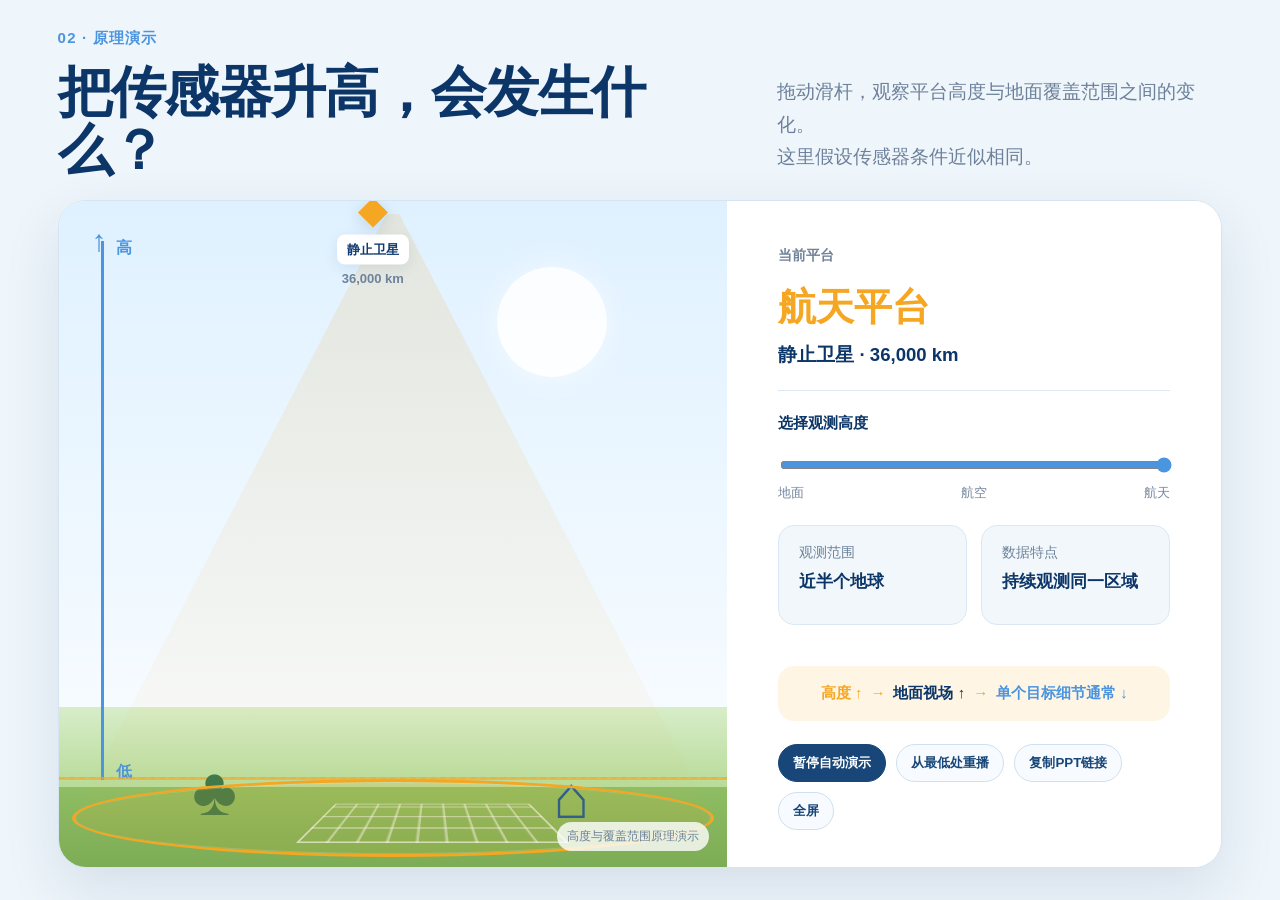
<file: remote-sensing-platform-guide/animations/height-coverage.html>
<!doctype html>
<html lang="zh-CN">
<head>
<meta charset="utf-8"/>
<meta name="viewport" content="width=device-width,initial-scale=1"/>
<title>把传感器升高，会发生什么？</title>
<style>
*{box-sizing:border-box}
:root{--blue:#4b94df;--navy:#0c3568;--muted:#687e99;--panel:#fff;--line:#d9e6f3;--orange:#f5a623;--green:#3d985c}
html,body{margin:0;width:100%;height:100%;font-family:"Microsoft YaHei","PingFang SC","Noto Sans CJK SC",Arial,sans-serif;background:#eef5fb;color:var(--navy);overflow:hidden}
.page{width:100vw;height:100vh;min-height:650px;padding:3.2vh 4.5vw 3.6vh;display:grid;grid-template-rows:auto 1fr;gap:2.2vh}
.top{display:grid;grid-template-columns:1.2fr .8fr;align-items:end;gap:4vw}
.index{font-weight:800;color:var(--blue);letter-spacing:.08em;font-size:clamp(15px,1.1vw,22px);margin-bottom:1.7vh}
h1{margin:0;font-size:clamp(40px,4.3vw,76px);line-height:1.06;letter-spacing:-.03em}
.desc{color:#6d819a;font-size:clamp(16px,1.45vw,26px);line-height:1.75;padding-bottom:.7vh}
.lab{min-height:0;border:1px solid #d6e4f2;border-radius:28px;background:#fff;overflow:hidden;box-shadow:0 22px 55px rgba(41,76,110,.12);display:grid;grid-template-columns:1.15fr .85fr}
.stage{position:relative;overflow:hidden;background:linear-gradient(#dff1ff 0%,#f6fbff 76%,#d7edc9 76%,#b8db99 88%,#8fbd63 88%,#7cac55 100%)}
.sun{position:absolute;width:110px;height:110px;border-radius:50%;background:rgba(255,255,255,.88);right:18%;top:10%;box-shadow:0 0 35px rgba(255,255,255,.55)}
.axis{position:absolute;left:42px;top:6%;bottom:13%;width:3px;background:#4b94df}
.axis:before{content:"↑";position:absolute;top:-17px;left:-9px;color:#4b94df;font-size:30px;font-weight:800}
.axis .high{position:absolute;top:-3px;left:15px;color:#4b94df;font-weight:800}.axis .low{position:absolute;bottom:-3px;left:15px;color:#4b94df;font-weight:800}
.ground-line{position:absolute;left:0;right:0;bottom:13%;height:3px;background:rgba(245,166,35,.55);border-top:2px dashed rgba(245,166,35,.45)}
.tree{position:absolute;left:20%;bottom:5.5%;font-size:68px;color:#3b7c42;filter:saturate(.85)}
.house{position:absolute;left:74%;bottom:5.2%;font-size:60px;color:#1b5796}
.field{position:absolute;left:39%;bottom:1.6%;width:34%;height:72px;border:2px solid rgba(255,255,255,.62);transform:perspective(180px) rotateX(58deg);background:repeating-linear-gradient(90deg,transparent 0 22px,rgba(255,255,255,.45) 23px 25px),repeating-linear-gradient(0deg,transparent 0 18px,rgba(255,255,255,.45) 19px 21px)}
.footprint{position:absolute;left:50%;bottom:1.4%;height:78px;border:3px solid var(--c);border-radius:50%;transform:translateX(-50%);background:color-mix(in srgb,var(--c) 10%,transparent);transition:width .65s ease,border-color .45s ease,background .45s ease;box-shadow:0 0 0 1px rgba(255,255,255,.15) inset}
.cone{position:absolute;left:50%;bottom:7%;transform:translateX(-50%);clip-path:polygon(49% 0,51% 0,100% 100%,0 100%);background:linear-gradient(to bottom,color-mix(in srgb,var(--c) 26%,transparent),color-mix(in srgb,var(--c) 3%,transparent));opacity:.58;transition:width .65s ease,height .65s ease,background .45s ease}
.platform{position:absolute;left:47%;transform:translate(-50%,50%);display:flex;flex-direction:column;align-items:center;gap:6px;color:var(--c);transition:bottom .65s cubic-bezier(.2,.8,.2,1),color .45s ease}
.icon{font-size:32px;line-height:1;filter:drop-shadow(0 4px 8px rgba(25,67,110,.18))}
.platform strong{background:#fff;border-radius:8px;padding:6px 10px;color:#123b70;font-size:clamp(13px,1vw,19px);box-shadow:0 4px 14px rgba(38,78,120,.1)}
.platform small{font-size:clamp(13px,1vw,19px);font-weight:800;color:#6e8298}
.panel{padding:5.2vh 4vw 4.1vh;display:flex;flex-direction:column;gap:2.5vh;background:#fff}
.eyebrow{color:#6f8298;font-weight:800;font-size:clamp(14px,1vw,18px)}
.type{font-size:clamp(34px,3vw,58px);font-weight:900;line-height:1;color:var(--c);transition:color .35s ease}
.current{font-size:clamp(18px,1.45vw,28px);font-weight:900;margin-top:-.8vh}
.sep{height:1px;background:#dce8f3}
.slider-label{font-weight:900;font-size:clamp(15px,1.1vw,20px)}
input[type=range]{width:100%;accent-color:#4b94df}
.range-labels{display:flex;justify-content:space-between;color:#73859c;font-size:clamp(13px,.95vw,17px);margin-top:-1.5vh}
.cards{display:grid;grid-template-columns:1fr 1fr;gap:14px}
.card{background:#f2f7fc;border:1px solid #dbe8f4;border-radius:16px;padding:18px 20px;min-height:100px}
.card span{display:block;color:#6d829a;font-size:14px;margin-bottom:8px}.card b{font-size:clamp(17px,1.2vw,23px)}
.rule{margin-top:auto;background:#fff5e5;border-radius:16px;padding:18px 20px;text-align:center;font-weight:900;font-size:clamp(15px,1.15vw,21px)}
.rule .up{color:#f5a623}.rule .down{color:#4b94df}.rule i{font-style:normal;color:#f5a623;padding:0 8px}
.controls{display:flex;gap:10px;flex-wrap:wrap}
button{border:1px solid #cfe0ef;background:#f7fbff;color:#184678;border-radius:999px;padding:9px 14px;font-weight:800;cursor:pointer}
button.primary{background:#184678;color:#fff;border-color:#184678}
button:hover{transform:translateY(-1px)}
.badge{position:absolute;right:18px;bottom:16px;color:#6c8098;font-size:12px;background:rgba(255,255,255,.8);padding:6px 10px;border-radius:999px}
@media(max-width:900px){html,body{overflow:auto}.page{height:auto;min-height:100vh}.top{grid-template-columns:1fr}.lab{grid-template-columns:1fr;min-height:1000px}.stage{min-height:520px}.panel{min-height:470px}.controls{justify-content:flex-start}}
</style>
</head>
<body>
<div class="page">
  <div class="top">
    <div>
      <div class="index">02 · 原理演示</div>
      <h1>把传感器升高，会发生什么？</h1>
    </div>
    <div class="desc">拖动滑杆，观察平台高度与地面覆盖范围之间的变化。<br>这里假设传感器条件近似相同。</div>
  </div>

  <section class="lab">
    <div class="stage" id="stage">
      <div class="sun"></div>
      <div class="axis"><span class="high">高</span><span class="low">低</span></div>
      <div class="cone" id="cone"></div>
      <div class="platform" id="platform"><span class="icon" id="icon">◆</span><strong id="pname">静止卫星</strong><small id="pheight">36,000 km</small></div>
      <div class="ground-line"></div>
      <div class="tree">♣</div>
      <div class="house">⌂</div>
      <div class="field"></div>
      <div class="footprint" id="footprint"></div>
      <div class="badge">高度与覆盖范围原理演示</div>
    </div>

    <div class="panel">
      <div class="eyebrow">当前平台</div>
      <div class="type" id="ptype">航天平台</div>
      <div class="current"><span id="pname2">静止卫星</span> · <span id="pheight2">36,000 km</span></div>
      <div class="sep"></div>
      <div class="slider-label">选择观测高度</div>
      <input id="slider" type="range" min="0" max="5" step="1" value="5"/>
      <div class="range-labels"><span>地面</span><span>航空</span><span>航天</span></div>
      <div class="cards">
        <div class="card"><span>观测范围</span><b id="range">近半个地球</b></div>
        <div class="card"><span>数据特点</span><b id="detail">持续观测同一区域</b></div>
      </div>
      <div class="rule"><span class="up">高度 ↑</span><i>→</i>地面视场 ↑<i>→</i><span class="down">单个目标细节通常 ↓</span></div>
      <div class="controls">
        <button class="primary" id="auto">暂停自动演示</button>
        <button id="restart">从最低处重播</button>
        <button id="copy">复制PPT链接</button>
        <button id="full">全屏</button>
      </div>
    </div>
  </section>
</div>

<script>
const levels=[
 {height:"2 m",name:"三脚架",type:"地面平台",range:"近距离",detail:"地物细节最丰富",marker:8,footprint:16,color:"#3d985c",icon:"▣"},
 {height:"50 m",name:"遥感塔",type:"地面平台",range:"样地尺度",detail:"适合连续定点观测",marker:20,footprint:24,color:"#3d985c",icon:"▣"},
 {height:"500 m",name:"无人机",type:"航空平台",range:"局部区域",detail:"高分辨率、机动灵活",marker:37,footprint:38,color:"#4b94df",icon:"✈"},
 {height:"6 km",name:"遥感飞机",type:"航空平台",range:"区域尺度",detail:"覆盖与细节较均衡",marker:58,footprint:58,color:"#4b94df",icon:"✈"},
 {height:"700 km",name:"对地观测卫星",type:"航天平台",range:"省域至全球",detail:"周期重复、覆盖范围广",marker:78,footprint:78,color:"#f5a623",icon:"◆"},
 {height:"36,000 km",name:"静止卫星",type:"航天平台",range:"近半个地球",detail:"持续观测同一区域",marker:94,footprint:96,color:"#f5a623",icon:"◆"}
];
let idx=5,playing=true,timer=null;
const el=id=>document.getElementById(id);
function render(i){
 idx=i; const d=levels[i]; document.documentElement.style.setProperty("--c",d.color);
 el("platform").style.bottom=d.marker+"%";
 el("footprint").style.width=d.footprint+"%";
 el("cone").style.width=Math.max(18,d.footprint)+"%";
 el("cone").style.height=Math.max(10,d.marker-3)+"%";
 el("icon").textContent=d.icon; el("pname").textContent=d.name; el("pheight").textContent=d.height;
 el("ptype").textContent=d.type; el("ptype").style.color=d.color;
 el("pname2").textContent=d.name; el("pheight2").textContent=d.height;
 el("range").textContent=d.range; el("detail").textContent=d.detail; el("slider").value=i;
}
function stopTimer(){if(timer){clearInterval(timer);timer=null}}
function startAuto(){
 stopTimer(); playing=true; el("auto").textContent="暂停自动演示";
 timer=setInterval(()=>render((idx+1)%levels.length),2200);
}
function pauseAuto(){playing=false;stopTimer();el("auto").textContent="继续自动演示"}
el("slider").addEventListener("input",e=>{pauseAuto();render(+e.target.value)});
el("auto").onclick=()=>playing?pauseAuto():startAuto();
el("restart").onclick=()=>{render(0);startAuto()};
el("copy").onclick=async()=>{try{await navigator.clipboard.writeText(location.href);const old=el("copy").textContent;el("copy").textContent="已复制";setTimeout(()=>el("copy").textContent=old,1400)}catch(e){prompt("复制这个链接到PPT：",location.href)}};
el("full").onclick=()=>{if(!document.fullscreenElement)document.documentElement.requestFullscreen?.();else document.exitFullscreen?.()};
document.addEventListener("keydown",e=>{if(e.code==="Space"){e.preventDefault();playing?pauseAuto():startAuto()}if(e.key.toLowerCase()==="f")el("full").click()});
render(5); startAuto();
</script>
</body>
</html>
</file>
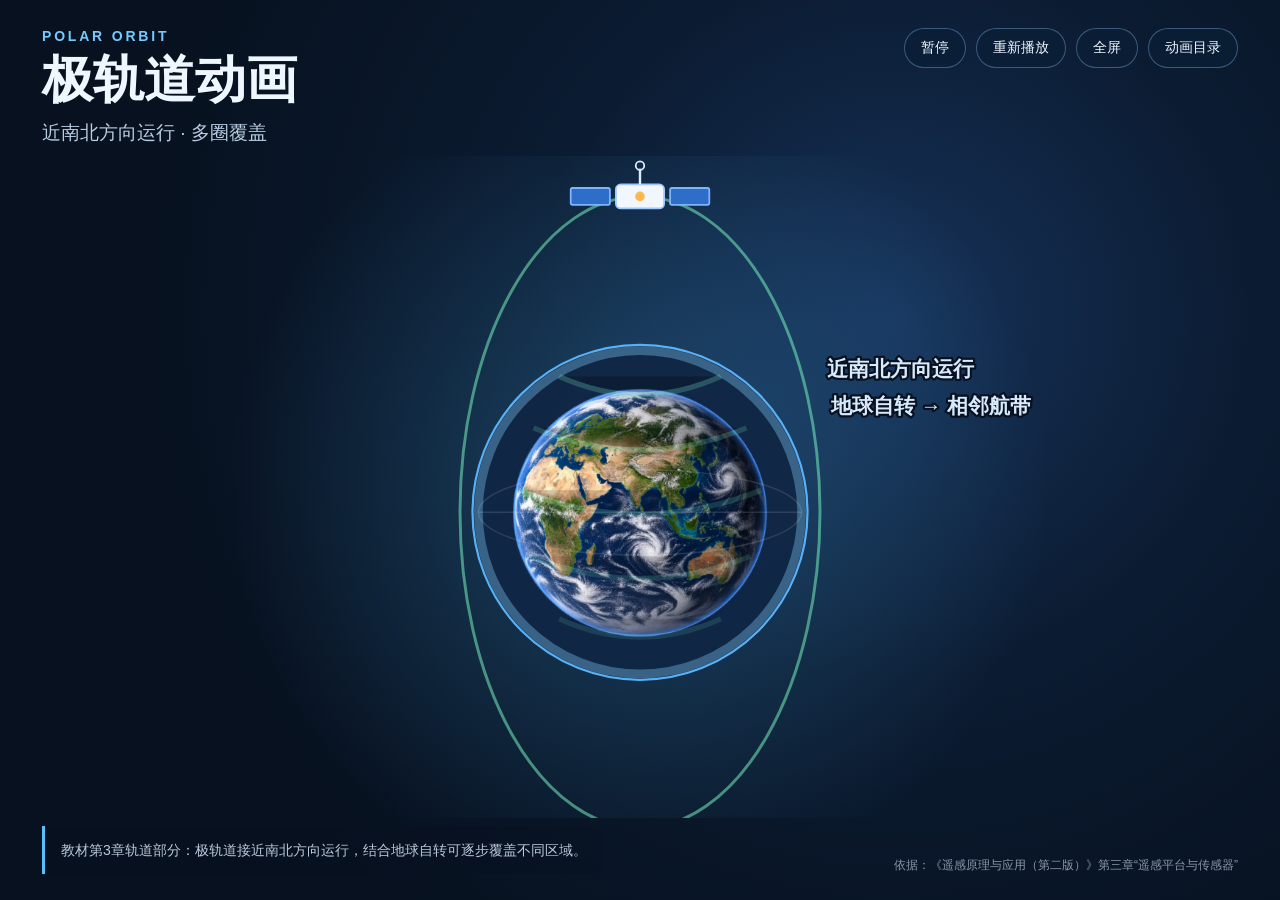
<file: remote-sensing-platform-guide/animations/polar.html>
<!doctype html>
<html lang="zh-CN">
<head>
<meta charset="utf-8"/>
<meta name="viewport" content="width=device-width,initial-scale=1"/>
<title>极轨道动画</title>
<style>
*{box-sizing:border-box} html,body{margin:0;width:100%;height:100%;overflow:hidden;background:#07111f;color:#eef6ff;font-family:"Microsoft YaHei","PingFang SC","Noto Sans CJK SC",Arial,sans-serif}
body{background:radial-gradient(circle at 70% 35%,#163259 0,#0b1b31 34%,#07111f 72%)} 
.stage{position:relative;width:100vw;height:100vh;min-height:560px;display:grid;grid-template-rows:auto 1fr auto}
.header{z-index:10;padding:28px 42px 10px;display:flex;justify-content:space-between;gap:24px;align-items:flex-start}
.kicker{font-size:14px;letter-spacing:.2em;color:#76c9ff;font-weight:700;margin-bottom:8px}
h1{font-size:clamp(30px,4vw,58px);line-height:1.1;margin:0;font-weight:800}
.sub{margin-top:12px;color:#b8cce2;font-size:clamp(15px,1.5vw,21px)}
.controls{display:flex;gap:10px;flex-wrap:wrap;justify-content:flex-end}
button,a.btn{border:1px solid rgba(150,205,255,.35);background:rgba(10,31,55,.72);color:#eef6ff;border-radius:999px;padding:10px 16px;font-size:14px;cursor:pointer;text-decoration:none;backdrop-filter:blur(8px)}
button:hover,a.btn:hover{background:rgba(35,77,120,.72)}
.visual{position:relative;min-height:0}
svg{width:100%;height:100%;display:block}
.footer{z-index:10;padding:8px 42px 26px;display:flex;justify-content:space-between;align-items:end;gap:28px;color:#b9c9da}
.fact{max-width:920px;font-size:14px;line-height:1.75;padding:12px 16px;border-left:3px solid #58bfff;background:rgba(7,17,31,.45);border-radius:0 10px 10px 0}
.source{font-size:12px;opacity:.72;text-align:right;white-space:nowrap}
.scene-label{fill:#d7e9fb;font-size:28px;font-weight:700;paint-order:stroke;stroke:#07111f;stroke-width:6px;stroke-linejoin:round}
.earth-img{transform-origin:800px 485px;animation:earthRotate 18s linear infinite}
.sensor{filter:drop-shadow(0 0 12px rgba(104,214,255,.3))}
.ground-beam{transform-origin:360px 420px;animation:groundSweep 4s ease-in-out infinite alternate}
.scan-spot{animation:spotMove 4s ease-in-out infinite alternate;filter:drop-shadow(0 0 12px #7cf7c1)}
.samples circle{animation:pulse 2.5s ease-in-out infinite}
.mover-air{animation:airMove 9s linear infinite}
.air-beam{animation:airBeam 9s linear infinite}
.swath{animation:swathPulse 3s ease-in-out infinite}
.orbit-space{transform-origin:800px 485px;animation:orbitSpace 11s linear infinite}
.space-beam,.earth-spot{animation:beamPulse 1.8s ease-in-out infinite}
.fixed-spot{animation:pulse 2s ease-in-out infinite}
.orbit-sun{transform-origin:800px 485px;animation:orbitSun 8s linear infinite}
.orbit-polar{transform-origin:800px 485px;animation:orbitPolar 7s linear infinite}
.coverage{animation:coverageShift 6s ease-in-out infinite alternate}
.sun{filter:drop-shadow(0 0 35px rgba(255,200,90,.65));animation:sunPulse 3s ease-in-out infinite}
@keyframes earthRotate{from{transform:rotate(0deg)}to{transform:rotate(360deg)}}
@keyframes groundSweep{from{transform:rotate(-10deg)}to{transform:rotate(16deg)}}
@keyframes spotMove{from{transform:translateX(-90px)}to{transform:translateX(150px)}}
@keyframes pulse{0%,100%{opacity:.45;transform:scale(.92)}50%{opacity:1;transform:scale(1.08)}}
@keyframes airMove{0%{transform:translate(110px,255px)}100%{transform:translate(1390px,255px)}}
@keyframes airBeam{0%{transform:translateX(0);opacity:.2}20%{opacity:.6}80%{opacity:.6}100%{transform:translateX(1070px);opacity:.2}}
@keyframes swathPulse{0%,100%{opacity:.12}50%{opacity:.42}}
@keyframes orbitSpace{from{transform:rotate(0deg)}to{transform:rotate(360deg)}}
@keyframes beamPulse{0%,100%{opacity:.28}50%{opacity:.85}}
@keyframes orbitSun{from{transform:rotate(0deg)}to{transform:rotate(360deg)}}
@keyframes orbitPolar{from{transform:rotate(0deg)}to{transform:rotate(360deg)}}
@keyframes coverageShift{from{transform:translateX(-35px);opacity:.55}to{transform:translateX(35px);opacity:1}}
@keyframes sunPulse{0%,100%{opacity:.85}50%{opacity:1}}
body.paused *,body.paused *::before,body.paused *::after{animation-play-state:paused!important}
@media(max-width:800px){.header{padding:20px 20px 6px}.footer{padding:6px 20px 18px;display:block}.source{text-align:left;margin-top:8px}.controls{position:absolute;right:18px;top:18px}.controls .text{display:none}}
</style>
</head>
<body>
<div class="stage">
  <header class="header">
    <div><div class="kicker">POLAR ORBIT</div><h1>极轨道动画</h1><div class="sub">近南北方向运行 · 多圈覆盖</div></div>
    <div class="controls">
      <button id="toggle">暂停</button>
      <button id="restart">重新播放</button>
      <button id="full">全屏</button>
      <a class="btn text" href="./">动画目录</a>
    </div>
  </header>
  <main class="visual">
    <svg viewBox="0 0 1600 900" preserveAspectRatio="xMidYMid meet" aria-label="极轨道动画">
      <defs>
        <linearGradient id="beamGrad" x1="0" x2="1"><stop offset="0" stop-color="#68d6ff"/><stop offset="1" stop-color="#7cf7c1"/></linearGradient>
        <radialGradient id="glow"><stop offset="0" stop-color="#4fbfff" stop-opacity=".25"/><stop offset="1" stop-color="#4fbfff" stop-opacity="0"/></radialGradient>
      </defs>
      <circle cx="800" cy="450" r="560" fill="url(#glow)"/>
      
    <g>
    <defs><clipPath id="earthClip"><circle cx="800" cy="485" r="220"/></clipPath></defs>
    <circle cx="800" cy="485" r="228" fill="#102645" stroke="#5cb8ff" stroke-width="3" opacity=".95"/>
    <image href="../remote-sensing/earth-blue-marble-real.webp" x="575" y="260" width="450" height="450" preserveAspectRatio="xMidYMid slice" clip-path="url(#earthClip)" class="earth-img"/>
    <circle cx="800" cy="485" r="220" fill="none" stroke="rgba(135,211,255,.35)" stroke-width="12"/>
    <ellipse cx="800" cy="485" rx="220" ry="58" fill="none" stroke="rgba(255,255,255,.12)" stroke-width="2"/>
    <path d="M580 485 H1020" stroke="rgba(255,255,255,.12)" stroke-width="2"/>
      <ellipse cx="800" cy="485" rx="245" ry="430" fill="none" stroke="rgba(124,247,193,.52)" stroke-width="4"/>
      <g class="orbit-polar"><g transform="translate(800 55) scale(.82)">
    <g class="satellite">
      <rect x="-40" y="-20" width="80" height="40" rx="8" fill="#f2f6ff" stroke="#9ec8ff" stroke-width="3"/>
      <rect x="-115" y="-14" width="65" height="28" rx="3" fill="#2f6ec8" stroke="#7eb4ff" stroke-width="3"/>
      <rect x="50" y="-14" width="65" height="28" rx="3" fill="#2f6ec8" stroke="#7eb4ff" stroke-width="3"/>
      <circle cx="0" cy="0" r="8" fill="#ffb84d"/>
      <path d="M0,-20 L0,-46" stroke="#dcecff" stroke-width="4"/>
      <circle cx="0" cy="-51" r="7" fill="none" stroke="#dcecff" stroke-width="3"/>
    </g></g></g>
      <g class="coverage">
        <path d="M690 300 Q800 350 910 300" stroke="#7cf7c1" stroke-width="7" opacity=".22"/>
        <path d="M655 370 Q800 430 945 370" stroke="#7cf7c1" stroke-width="7" opacity=".18"/>
        <path d="M635 455 Q800 520 965 455" stroke="#7cf7c1" stroke-width="7" opacity=".16"/>
        <path d="M650 545 Q800 605 950 545" stroke="#7cf7c1" stroke-width="7" opacity=".14"/>
        <path d="M690 630 Q800 680 910 630" stroke="#7cf7c1" stroke-width="7" opacity=".12"/>
      </g>
      <text x="1055" y="300" class="scene-label">近南北方向运行</text>
      <text x="1060" y="350" class="scene-label">地球自转 → 相邻航带</text>
    </g>
    </svg>
  </main>
  <footer class="footer"><div class="fact">教材第3章轨道部分：极轨道接近南北方向运行，结合地球自转可逐步覆盖不同区域。</div><div class="source">依据：《遥感原理与应用（第二版）》第三章“遥感平台与传感器”</div></footer>
</div>
<script>
const b=document.body,t=document.getElementById('toggle');
t.onclick=()=>{b.classList.toggle('paused');t.textContent=b.classList.contains('paused')?'播放':'暂停'};
document.getElementById('restart').onclick=()=>{document.querySelector('.visual').style.display='none';void document.body.offsetHeight;document.querySelector('.visual').style.display='block';b.classList.remove('paused');t.textContent='暂停'};
document.getElementById('full').onclick=()=>{if(!document.fullscreenElement)document.documentElement.requestFullscreen?.();else document.exitFullscreen?.()};
document.addEventListener('keydown',e=>{if(e.code==='Space'){e.preventDefault();t.click()}if(e.key.toLowerCase()==='f')document.getElementById('full').click()});
</script>
</body></html>
</file>
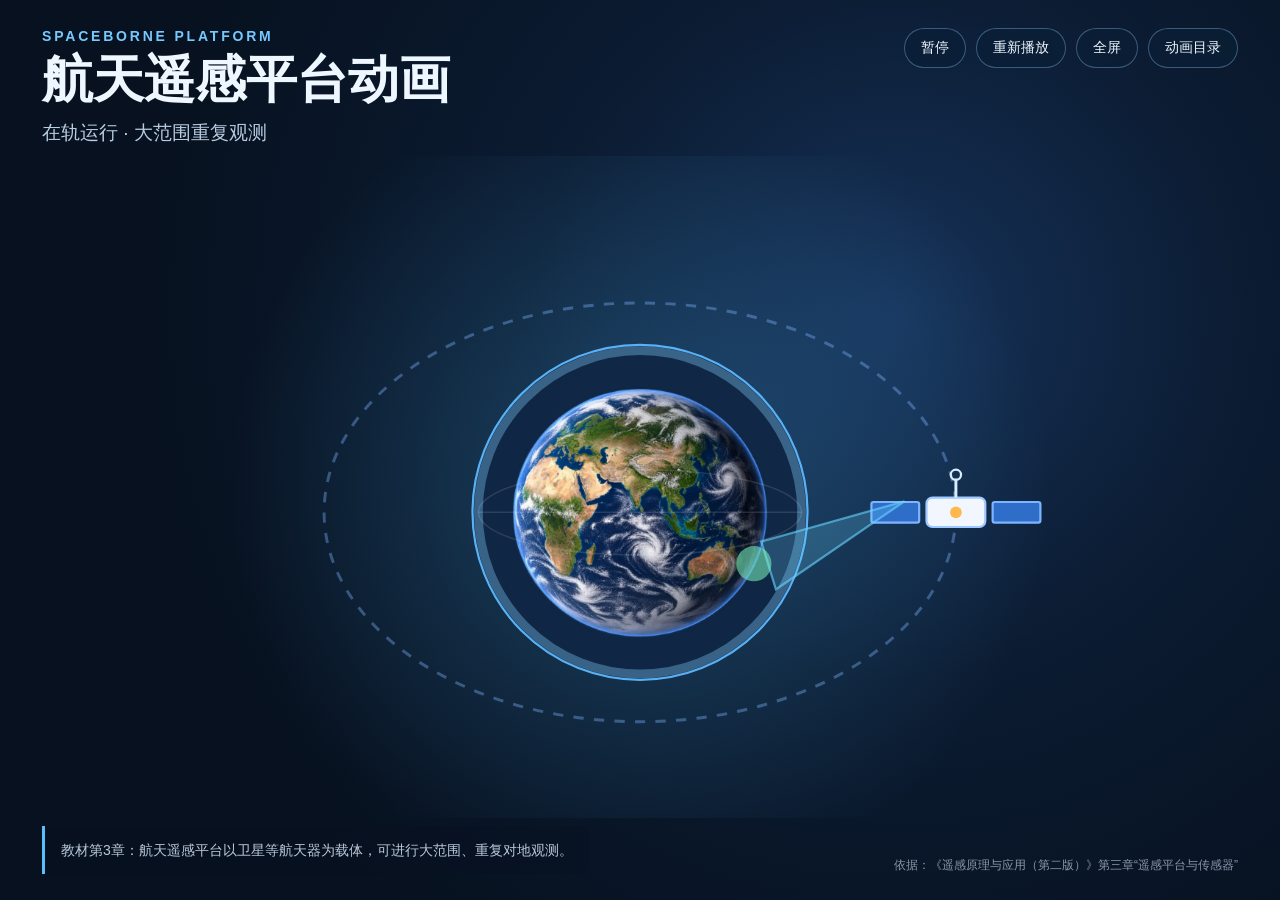
<file: remote-sensing-platform-guide/animations/spaceborne.html>
<!doctype html>
<html lang="zh-CN">
<head>
<meta charset="utf-8"/>
<meta name="viewport" content="width=device-width,initial-scale=1"/>
<title>航天遥感平台动画</title>
<style>
*{box-sizing:border-box} html,body{margin:0;width:100%;height:100%;overflow:hidden;background:#07111f;color:#eef6ff;font-family:"Microsoft YaHei","PingFang SC","Noto Sans CJK SC",Arial,sans-serif}
body{background:radial-gradient(circle at 70% 35%,#163259 0,#0b1b31 34%,#07111f 72%)} 
.stage{position:relative;width:100vw;height:100vh;min-height:560px;display:grid;grid-template-rows:auto 1fr auto}
.header{z-index:10;padding:28px 42px 10px;display:flex;justify-content:space-between;gap:24px;align-items:flex-start}
.kicker{font-size:14px;letter-spacing:.2em;color:#76c9ff;font-weight:700;margin-bottom:8px}
h1{font-size:clamp(30px,4vw,58px);line-height:1.1;margin:0;font-weight:800}
.sub{margin-top:12px;color:#b8cce2;font-size:clamp(15px,1.5vw,21px)}
.controls{display:flex;gap:10px;flex-wrap:wrap;justify-content:flex-end}
button,a.btn{border:1px solid rgba(150,205,255,.35);background:rgba(10,31,55,.72);color:#eef6ff;border-radius:999px;padding:10px 16px;font-size:14px;cursor:pointer;text-decoration:none;backdrop-filter:blur(8px)}
button:hover,a.btn:hover{background:rgba(35,77,120,.72)}
.visual{position:relative;min-height:0}
svg{width:100%;height:100%;display:block}
.footer{z-index:10;padding:8px 42px 26px;display:flex;justify-content:space-between;align-items:end;gap:28px;color:#b9c9da}
.fact{max-width:920px;font-size:14px;line-height:1.75;padding:12px 16px;border-left:3px solid #58bfff;background:rgba(7,17,31,.45);border-radius:0 10px 10px 0}
.source{font-size:12px;opacity:.72;text-align:right;white-space:nowrap}
.scene-label{fill:#d7e9fb;font-size:28px;font-weight:700;paint-order:stroke;stroke:#07111f;stroke-width:6px;stroke-linejoin:round}
.earth-img{transform-origin:800px 485px;animation:earthRotate 18s linear infinite}
.sensor{filter:drop-shadow(0 0 12px rgba(104,214,255,.3))}
.ground-beam{transform-origin:360px 420px;animation:groundSweep 4s ease-in-out infinite alternate}
.scan-spot{animation:spotMove 4s ease-in-out infinite alternate;filter:drop-shadow(0 0 12px #7cf7c1)}
.samples circle{animation:pulse 2.5s ease-in-out infinite}
.mover-air{animation:airMove 9s linear infinite}
.air-beam{animation:airBeam 9s linear infinite}
.swath{animation:swathPulse 3s ease-in-out infinite}
.orbit-space{transform-origin:800px 485px;animation:orbitSpace 11s linear infinite}
.space-beam,.earth-spot{animation:beamPulse 1.8s ease-in-out infinite}
.fixed-spot{animation:pulse 2s ease-in-out infinite}
.orbit-sun{transform-origin:800px 485px;animation:orbitSun 8s linear infinite}
.orbit-polar{transform-origin:800px 485px;animation:orbitPolar 7s linear infinite}
.coverage{animation:coverageShift 6s ease-in-out infinite alternate}
.sun{filter:drop-shadow(0 0 35px rgba(255,200,90,.65));animation:sunPulse 3s ease-in-out infinite}
@keyframes earthRotate{from{transform:rotate(0deg)}to{transform:rotate(360deg)}}
@keyframes groundSweep{from{transform:rotate(-10deg)}to{transform:rotate(16deg)}}
@keyframes spotMove{from{transform:translateX(-90px)}to{transform:translateX(150px)}}
@keyframes pulse{0%,100%{opacity:.45;transform:scale(.92)}50%{opacity:1;transform:scale(1.08)}}
@keyframes airMove{0%{transform:translate(110px,255px)}100%{transform:translate(1390px,255px)}}
@keyframes airBeam{0%{transform:translateX(0);opacity:.2}20%{opacity:.6}80%{opacity:.6}100%{transform:translateX(1070px);opacity:.2}}
@keyframes swathPulse{0%,100%{opacity:.12}50%{opacity:.42}}
@keyframes orbitSpace{from{transform:rotate(0deg)}to{transform:rotate(360deg)}}
@keyframes beamPulse{0%,100%{opacity:.28}50%{opacity:.85}}
@keyframes orbitSun{from{transform:rotate(0deg)}to{transform:rotate(360deg)}}
@keyframes orbitPolar{from{transform:rotate(0deg)}to{transform:rotate(360deg)}}
@keyframes coverageShift{from{transform:translateX(-35px);opacity:.55}to{transform:translateX(35px);opacity:1}}
@keyframes sunPulse{0%,100%{opacity:.85}50%{opacity:1}}
body.paused *,body.paused *::before,body.paused *::after{animation-play-state:paused!important}
@media(max-width:800px){.header{padding:20px 20px 6px}.footer{padding:6px 20px 18px;display:block}.source{text-align:left;margin-top:8px}.controls{position:absolute;right:18px;top:18px}.controls .text{display:none}}
</style>
</head>
<body>
<div class="stage">
  <header class="header">
    <div><div class="kicker">SPACEBORNE PLATFORM</div><h1>航天遥感平台动画</h1><div class="sub">在轨运行 · 大范围重复观测</div></div>
    <div class="controls">
      <button id="toggle">暂停</button>
      <button id="restart">重新播放</button>
      <button id="full">全屏</button>
      <a class="btn text" href="./">动画目录</a>
    </div>
  </header>
  <main class="visual">
    <svg viewBox="0 0 1600 900" preserveAspectRatio="xMidYMid meet" aria-label="航天遥感平台动画">
      <defs>
        <linearGradient id="beamGrad" x1="0" x2="1"><stop offset="0" stop-color="#68d6ff"/><stop offset="1" stop-color="#7cf7c1"/></linearGradient>
        <radialGradient id="glow"><stop offset="0" stop-color="#4fbfff" stop-opacity=".25"/><stop offset="1" stop-color="#4fbfff" stop-opacity="0"/></radialGradient>
      </defs>
      <circle cx="800" cy="450" r="560" fill="url(#glow)"/>
      
    <g>
    <defs><clipPath id="earthClip"><circle cx="800" cy="485" r="220"/></clipPath></defs>
    <circle cx="800" cy="485" r="228" fill="#102645" stroke="#5cb8ff" stroke-width="3" opacity=".95"/>
    <image href="../remote-sensing/earth-blue-marble-real.webp" x="575" y="260" width="450" height="450" preserveAspectRatio="xMidYMid slice" clip-path="url(#earthClip)" class="earth-img"/>
    <circle cx="800" cy="485" r="220" fill="none" stroke="rgba(135,211,255,.35)" stroke-width="12"/>
    <ellipse cx="800" cy="485" rx="220" ry="58" fill="none" stroke="rgba(255,255,255,.12)" stroke-width="2"/>
    <path d="M580 485 H1020" stroke="rgba(255,255,255,.12)" stroke-width="2"/>
      <ellipse cx="800" cy="485" rx="430" ry="285" fill="none" stroke="rgba(126,180,255,.38)" stroke-width="4" stroke-dasharray="14 14"/>
      <g class="orbit-space"><g transform="translate(1230 485)">
    <g class="satellite">
      <rect x="-40" y="-20" width="80" height="40" rx="8" fill="#f2f6ff" stroke="#9ec8ff" stroke-width="3"/>
      <rect x="-115" y="-14" width="65" height="28" rx="3" fill="#2f6ec8" stroke="#7eb4ff" stroke-width="3"/>
      <rect x="50" y="-14" width="65" height="28" rx="3" fill="#2f6ec8" stroke="#7eb4ff" stroke-width="3"/>
      <circle cx="0" cy="0" r="8" fill="#ffb84d"/>
      <path d="M0,-20 L0,-46" stroke="#dcecff" stroke-width="4"/>
      <circle cx="0" cy="-51" r="7" fill="none" stroke="#dcecff" stroke-width="3"/>
    </g></g></g>
      <path class="space-beam" d="M1160 470 L965 525 L985 590 Z" fill="rgba(104,214,255,.22)" stroke="rgba(104,214,255,.6)" stroke-width="3"/>
      <circle class="earth-spot" cx="955" cy="555" r="24" fill="#7cf7c1" opacity=".55"/>
    </g>
    </svg>
  </main>
  <footer class="footer"><div class="fact">教材第3章：航天遥感平台以卫星等航天器为载体，可进行大范围、重复对地观测。</div><div class="source">依据：《遥感原理与应用（第二版）》第三章“遥感平台与传感器”</div></footer>
</div>
<script>
const b=document.body,t=document.getElementById('toggle');
t.onclick=()=>{b.classList.toggle('paused');t.textContent=b.classList.contains('paused')?'播放':'暂停'};
document.getElementById('restart').onclick=()=>{document.querySelector('.visual').style.display='none';void document.body.offsetHeight;document.querySelector('.visual').style.display='block';b.classList.remove('paused');t.textContent='暂停'};
document.getElementById('full').onclick=()=>{if(!document.fullscreenElement)document.documentElement.requestFullscreen?.();else document.exitFullscreen?.()};
document.addEventListener('keydown',e=>{if(e.code==='Space'){e.preventDefault();t.click()}if(e.key.toLowerCase()==='f')document.getElementById('full').click()});
</script>
</body></html>
</file>
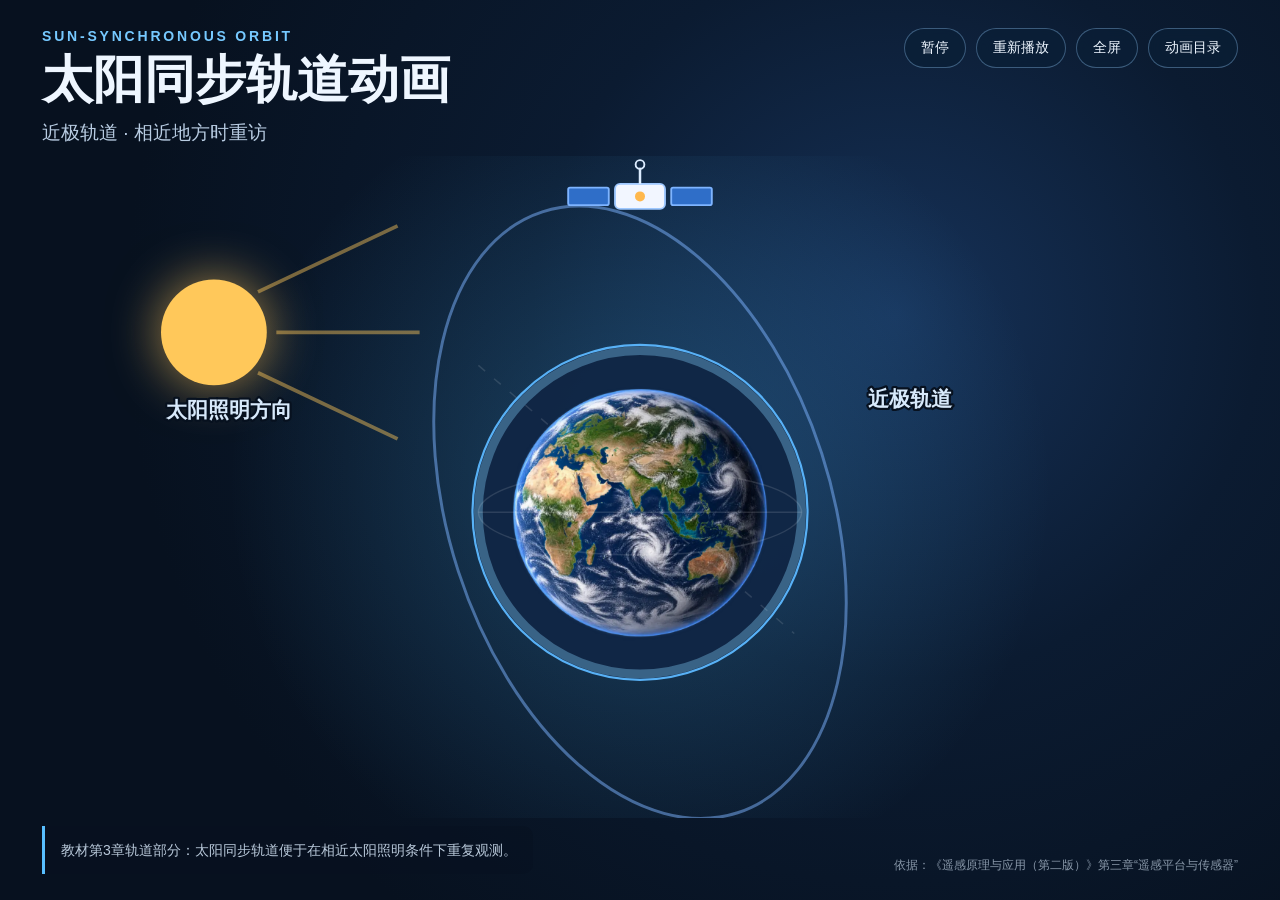
<file: remote-sensing-platform-guide/animations/sun-synchronous.html>
<!doctype html>
<html lang="zh-CN">
<head>
<meta charset="utf-8"/>
<meta name="viewport" content="width=device-width,initial-scale=1"/>
<title>太阳同步轨道动画</title>
<style>
*{box-sizing:border-box} html,body{margin:0;width:100%;height:100%;overflow:hidden;background:#07111f;color:#eef6ff;font-family:"Microsoft YaHei","PingFang SC","Noto Sans CJK SC",Arial,sans-serif}
body{background:radial-gradient(circle at 70% 35%,#163259 0,#0b1b31 34%,#07111f 72%)} 
.stage{position:relative;width:100vw;height:100vh;min-height:560px;display:grid;grid-template-rows:auto 1fr auto}
.header{z-index:10;padding:28px 42px 10px;display:flex;justify-content:space-between;gap:24px;align-items:flex-start}
.kicker{font-size:14px;letter-spacing:.2em;color:#76c9ff;font-weight:700;margin-bottom:8px}
h1{font-size:clamp(30px,4vw,58px);line-height:1.1;margin:0;font-weight:800}
.sub{margin-top:12px;color:#b8cce2;font-size:clamp(15px,1.5vw,21px)}
.controls{display:flex;gap:10px;flex-wrap:wrap;justify-content:flex-end}
button,a.btn{border:1px solid rgba(150,205,255,.35);background:rgba(10,31,55,.72);color:#eef6ff;border-radius:999px;padding:10px 16px;font-size:14px;cursor:pointer;text-decoration:none;backdrop-filter:blur(8px)}
button:hover,a.btn:hover{background:rgba(35,77,120,.72)}
.visual{position:relative;min-height:0}
svg{width:100%;height:100%;display:block}
.footer{z-index:10;padding:8px 42px 26px;display:flex;justify-content:space-between;align-items:end;gap:28px;color:#b9c9da}
.fact{max-width:920px;font-size:14px;line-height:1.75;padding:12px 16px;border-left:3px solid #58bfff;background:rgba(7,17,31,.45);border-radius:0 10px 10px 0}
.source{font-size:12px;opacity:.72;text-align:right;white-space:nowrap}
.scene-label{fill:#d7e9fb;font-size:28px;font-weight:700;paint-order:stroke;stroke:#07111f;stroke-width:6px;stroke-linejoin:round}
.earth-img{transform-origin:800px 485px;animation:earthRotate 18s linear infinite}
.sensor{filter:drop-shadow(0 0 12px rgba(104,214,255,.3))}
.ground-beam{transform-origin:360px 420px;animation:groundSweep 4s ease-in-out infinite alternate}
.scan-spot{animation:spotMove 4s ease-in-out infinite alternate;filter:drop-shadow(0 0 12px #7cf7c1)}
.samples circle{animation:pulse 2.5s ease-in-out infinite}
.mover-air{animation:airMove 9s linear infinite}
.air-beam{animation:airBeam 9s linear infinite}
.swath{animation:swathPulse 3s ease-in-out infinite}
.orbit-space{transform-origin:800px 485px;animation:orbitSpace 11s linear infinite}
.space-beam,.earth-spot{animation:beamPulse 1.8s ease-in-out infinite}
.fixed-spot{animation:pulse 2s ease-in-out infinite}
.orbit-sun{transform-origin:800px 485px;animation:orbitSun 8s linear infinite}
.orbit-polar{transform-origin:800px 485px;animation:orbitPolar 7s linear infinite}
.coverage{animation:coverageShift 6s ease-in-out infinite alternate}
.sun{filter:drop-shadow(0 0 35px rgba(255,200,90,.65));animation:sunPulse 3s ease-in-out infinite}
@keyframes earthRotate{from{transform:rotate(0deg)}to{transform:rotate(360deg)}}
@keyframes groundSweep{from{transform:rotate(-10deg)}to{transform:rotate(16deg)}}
@keyframes spotMove{from{transform:translateX(-90px)}to{transform:translateX(150px)}}
@keyframes pulse{0%,100%{opacity:.45;transform:scale(.92)}50%{opacity:1;transform:scale(1.08)}}
@keyframes airMove{0%{transform:translate(110px,255px)}100%{transform:translate(1390px,255px)}}
@keyframes airBeam{0%{transform:translateX(0);opacity:.2}20%{opacity:.6}80%{opacity:.6}100%{transform:translateX(1070px);opacity:.2}}
@keyframes swathPulse{0%,100%{opacity:.12}50%{opacity:.42}}
@keyframes orbitSpace{from{transform:rotate(0deg)}to{transform:rotate(360deg)}}
@keyframes beamPulse{0%,100%{opacity:.28}50%{opacity:.85}}
@keyframes orbitSun{from{transform:rotate(0deg)}to{transform:rotate(360deg)}}
@keyframes orbitPolar{from{transform:rotate(0deg)}to{transform:rotate(360deg)}}
@keyframes coverageShift{from{transform:translateX(-35px);opacity:.55}to{transform:translateX(35px);opacity:1}}
@keyframes sunPulse{0%,100%{opacity:.85}50%{opacity:1}}
body.paused *,body.paused *::before,body.paused *::after{animation-play-state:paused!important}
@media(max-width:800px){.header{padding:20px 20px 6px}.footer{padding:6px 20px 18px;display:block}.source{text-align:left;margin-top:8px}.controls{position:absolute;right:18px;top:18px}.controls .text{display:none}}
</style>
</head>
<body>
<div class="stage">
  <header class="header">
    <div><div class="kicker">SUN-SYNCHRONOUS ORBIT</div><h1>太阳同步轨道动画</h1><div class="sub">近极轨道 · 相近地方时重访</div></div>
    <div class="controls">
      <button id="toggle">暂停</button>
      <button id="restart">重新播放</button>
      <button id="full">全屏</button>
      <a class="btn text" href="./">动画目录</a>
    </div>
  </header>
  <main class="visual">
    <svg viewBox="0 0 1600 900" preserveAspectRatio="xMidYMid meet" aria-label="太阳同步轨道动画">
      <defs>
        <linearGradient id="beamGrad" x1="0" x2="1"><stop offset="0" stop-color="#68d6ff"/><stop offset="1" stop-color="#7cf7c1"/></linearGradient>
        <radialGradient id="glow"><stop offset="0" stop-color="#4fbfff" stop-opacity=".25"/><stop offset="1" stop-color="#4fbfff" stop-opacity="0"/></radialGradient>
      </defs>
      <circle cx="800" cy="450" r="560" fill="url(#glow)"/>
      
    <g>
      <circle cx="220" cy="240" r="72" fill="#ffc85a" class="sun"/>
      <g stroke="#ffc85a" stroke-width="5" opacity=".45">
        <path d="M305 240 H500"/><path d="M280 185 L470 95"/><path d="M280 295 L470 385"/>
      </g>
      
    <defs><clipPath id="earthClip"><circle cx="800" cy="485" r="220"/></clipPath></defs>
    <circle cx="800" cy="485" r="228" fill="#102645" stroke="#5cb8ff" stroke-width="3" opacity=".95"/>
    <image href="../remote-sensing/earth-blue-marble-real.webp" x="575" y="260" width="450" height="450" preserveAspectRatio="xMidYMid slice" clip-path="url(#earthClip)" class="earth-img"/>
    <circle cx="800" cy="485" r="220" fill="none" stroke="rgba(135,211,255,.35)" stroke-width="12"/>
    <ellipse cx="800" cy="485" rx="220" ry="58" fill="none" stroke="rgba(255,255,255,.12)" stroke-width="2"/>
    <path d="M580 485 H1020" stroke="rgba(255,255,255,.12)" stroke-width="2"/>
      <ellipse cx="800" cy="485" rx="260" ry="430" transform="rotate(-18 800 485)" fill="none" stroke="rgba(126,180,255,.5)" stroke-width="4"/>
      <g class="orbit-sun"><g transform="translate(800 55) scale(.85)">
    <g class="satellite">
      <rect x="-40" y="-20" width="80" height="40" rx="8" fill="#f2f6ff" stroke="#9ec8ff" stroke-width="3"/>
      <rect x="-115" y="-14" width="65" height="28" rx="3" fill="#2f6ec8" stroke="#7eb4ff" stroke-width="3"/>
      <rect x="50" y="-14" width="65" height="28" rx="3" fill="#2f6ec8" stroke="#7eb4ff" stroke-width="3"/>
      <circle cx="0" cy="0" r="8" fill="#ffb84d"/>
      <path d="M0,-20 L0,-46" stroke="#dcecff" stroke-width="4"/>
      <circle cx="0" cy="-51" r="7" fill="none" stroke="#dcecff" stroke-width="3"/>
    </g></g></g>
      <path d="M580 285 L1010 650" stroke="rgba(255,255,255,.12)" stroke-width="2" stroke-dasharray="12 16"/>
      <text x="1110" y="340" class="scene-label">近极轨道</text>
      <text x="155" y="355" class="scene-label">太阳照明方向</text>
    </g>
    </svg>
  </main>
  <footer class="footer"><div class="fact">教材第3章轨道部分：太阳同步轨道便于在相近太阳照明条件下重复观测。</div><div class="source">依据：《遥感原理与应用（第二版）》第三章“遥感平台与传感器”</div></footer>
</div>
<script>
const b=document.body,t=document.getElementById('toggle');
t.onclick=()=>{b.classList.toggle('paused');t.textContent=b.classList.contains('paused')?'播放':'暂停'};
document.getElementById('restart').onclick=()=>{document.querySelector('.visual').style.display='none';void document.body.offsetHeight;document.querySelector('.visual').style.display='block';b.classList.remove('paused');t.textContent='暂停'};
document.getElementById('full').onclick=()=>{if(!document.fullscreenElement)document.documentElement.requestFullscreen?.();else document.exitFullscreen?.()};
document.addEventListener('keydown',e=>{if(e.code==='Space'){e.preventDefault();t.click()}if(e.key.toLowerCase()==='f')document.getElementById('full').click()});
</script>
</body></html>
</file>
